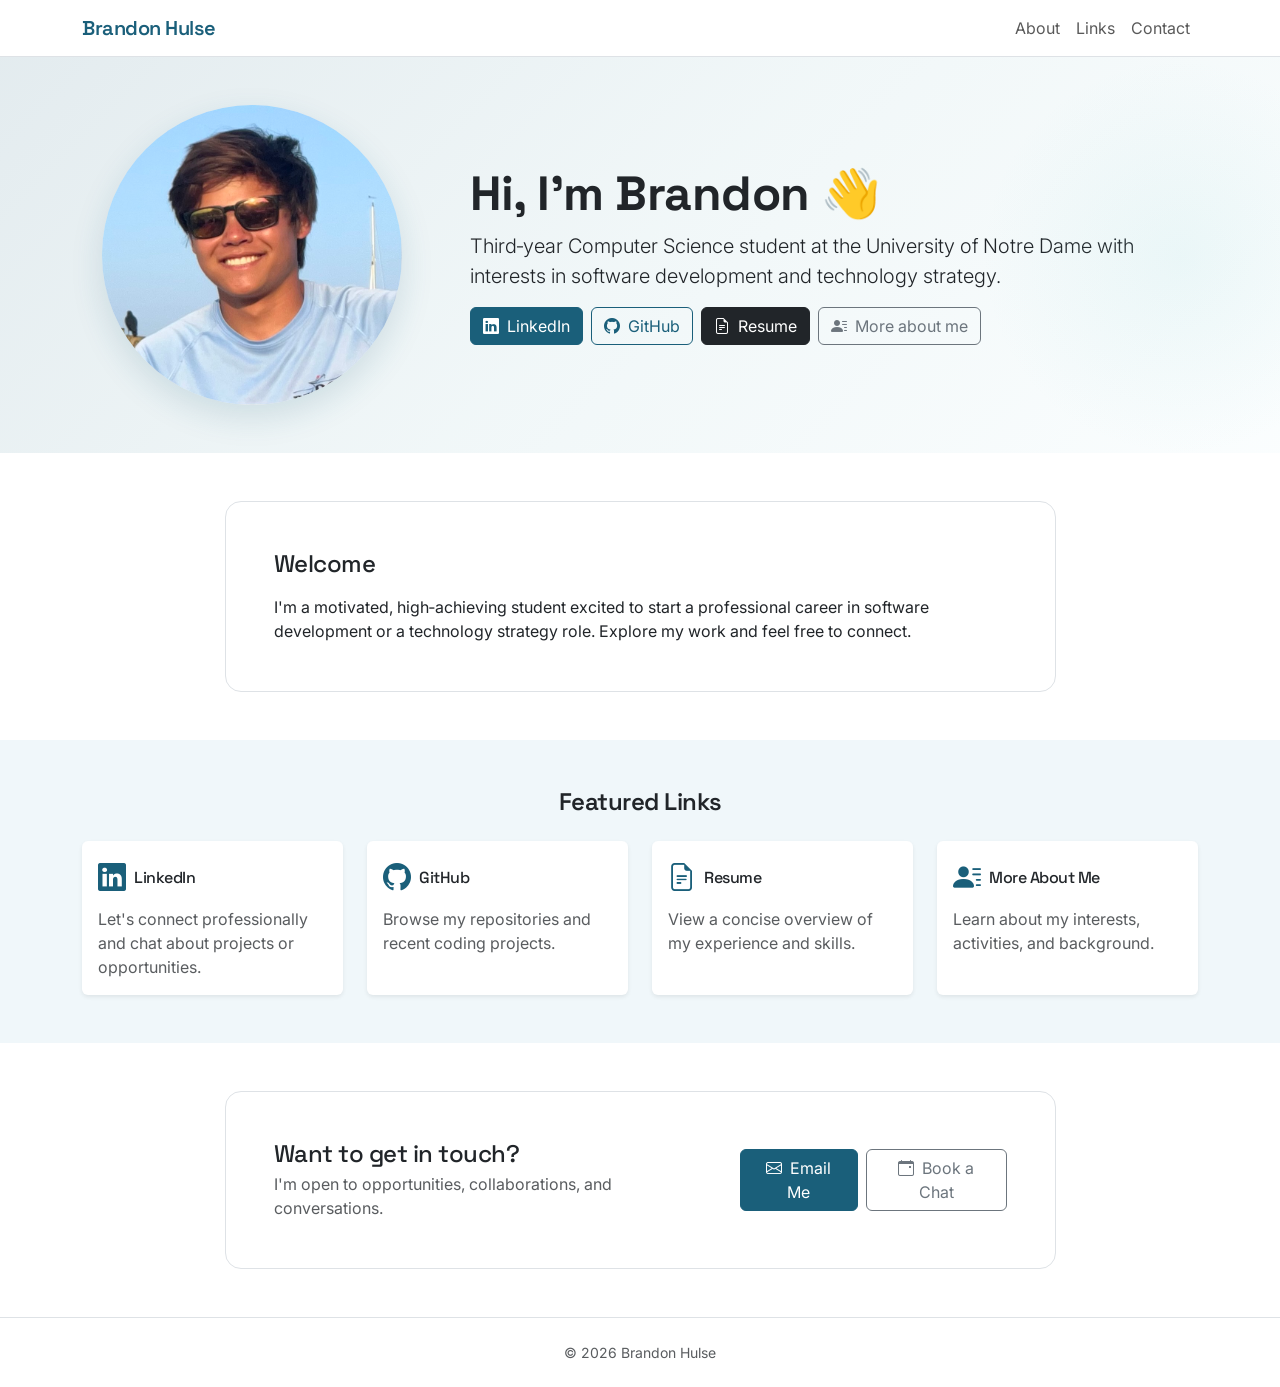
<file: index.html>
<!doctype html>
<html lang="en">
  <head>
    <meta charset="utf-8" />
    <meta name="viewport" content="width=device-width, initial-scale=1" />
    <title>Brandon Hulse</title>

    <link
      href="https://cdn.jsdelivr.net/npm/bootstrap@5.3.3/dist/css/bootstrap.min.css"
      rel="stylesheet"
      integrity="sha384-QWTKZyjpPEjISv5WaRU9OFeRpok6YctnYmDr5pNlyT2bRjXh0JMhjY6hW+ALEwIH"
      crossorigin="anonymous"
    />
    <link
      rel="stylesheet"
      href="https://cdn.jsdelivr.net/npm/bootstrap-icons@1.11.3/font/bootstrap-icons.css"
    />
    <link rel="stylesheet" href="styles.css" />

    <style>
      .hero {
        background: linear-gradient(135deg, rgba(26, 95, 122, 0.12) 0%, rgba(74, 155, 168, 0.08) 50%, rgba(176, 228, 239, 0.06) 100%);
        position: relative;
        overflow: hidden;
      }

      .hero::before {
        content: '';
        position: absolute;
        top: 0;
        right: -100px;
        width: 400px;
        height: 400px;
        background: radial-gradient(circle, rgba(122, 204, 207, 0.1) 0%, transparent 70%);
        border-radius: 50%;
        pointer-events: none;
      }

      .link-card {
        transition: all 0.3s ease;
        border: 1px solid rgba(26, 95, 122, 0.1);
      }

      .link-card:hover {
        transform: translateY(-6px);
        box-shadow: 0 1rem 2rem rgba(26, 95, 122, 0.15);
        border-color: var(--accent);
        background: linear-gradient(135deg, rgba(74, 155, 168, 0.03) 0%, rgba(176, 228, 239, 0.03) 100%);
      }

      .link-card i {
        transition: color 0.3s ease;
      }

      .link-card:hover i {
        color: var(--accent) !important;
      }

      section {
        transition: background-color 0.3s ease;
      }

      #links {
        background-color: var(--bg-soft);
      }
    </style>
  </head>
  <body class="bg-white">
    <!-- Navbar -->
    <nav class="navbar navbar-expand-lg bg-white border-bottom sticky-top">
      <div class="container">
        <a class="navbar-brand fw-semibold" href="#">Brandon Hulse</a>
        <button class="navbar-toggler" type="button" data-bs-toggle="collapse" data-bs-target="#nav" aria-controls="nav" aria-expanded="false" aria-label="Toggle navigation">
          <span class="navbar-toggler-icon"></span>
        </button>
        <div class="collapse navbar-collapse" id="nav">
          <ul class="navbar-nav ms-auto">
            <li class="nav-item"><a class="nav-link" href="#about">About</a></li>
            <li class="nav-item"><a class="nav-link" href="#links">Links</a></li>
            <li class="nav-item"><a class="nav-link" href="#contact">Contact</a></li>
          </ul>
        </div>
      </div>
    </nav>

    <header class="hero py-5 py-lg-6">
      <div class="container">
        <div class="row align-items-center g-4 g-lg-5">
          <div class="col-12 col-md-4 text-center">
            <img
              src="images/brandon-portrait.jpeg"
              class="img-fluid rounded-circle avatar-shadow"
              alt="Portrait of Brandon Hulse"
              width="300"
              height="300"
              loading="lazy"
            />
          </div>
          <div class="col-12 col-md-8 text-center text-md-start">
            <h1 class="display-5 fw-bold mb-2">Hi, I'm Brandon 👋</h1>
            <p class="lead mb-3" id="about">
              Third‑year Computer Science student at the University of Notre Dame with interests in software development and technology strategy.
            </p>
            <div class="d-flex gap-2 justify-content-center justify-content-md-start flex-wrap">
              <a class="btn btn-primary" href="https://www.linkedin.com/in/brandon-hulse/" target="_blank" rel="noopener">
                <i class="bi bi-linkedin me-1"></i> LinkedIn
              </a>
              <a class="btn btn-outline-primary" href="https://github.com/bhulse72" target="_blank" rel="noopener">
                <i class="bi bi-github me-1"></i> GitHub
              </a>
              <a class="btn btn-dark" href="/resume-page/index.html">
                <i class="bi bi-file-earmark-text me-1"></i> Resume
              </a>
              <a class="btn btn-outline-secondary" href="more-about-me/index.html">
                <i class="bi bi-person-lines-fill me-1"></i> More about me
              </a>
            </div>
          </div>
        </div>
      </div>
    </header>

    <section class="py-5">
      <div class="container">
        <div class="row justify-content-center">
          <div class="col-lg-10 col-xl-9">
            <div class="p-4 p-md-5 bg-white border rounded-4">
              <h2 class="h4 mb-3">Welcome</h2>
              <p class="mb-0">
                I'm a motivated, high‑achieving student excited to start a professional career in software development or a technology strategy role. Explore my work and feel free to connect.
              </p>
            </div>
          </div>
        </div>
      </div>
    </section>

    <section id="links" class="py-4 py-md-5">
      <div class="container">
        <h2 class="h4 fw-semibold mb-4 text-center">Featured Links</h2>
        <div class="row g-4">
          <div class="col-12 col-md-6 col-lg-3">
            <a href="https://www.linkedin.com/in/brandon-hulse/" target="_blank" rel="noopener" class="text-decoration-none">
              <div class="card h-100 border-0 shadow-sm link-card">
                <div class="card-body">
                  <div class="d-flex align-items-center mb-2">
                    <i class="bi bi-linkedin fs-3 me-2" style="color: var(--brand);"></i>
                    <h3 class="h6 mb-0">LinkedIn</h3>
                  </div>
                  <p class="text-body-secondary mb-0">Let's connect professionally and chat about projects or opportunities.</p>
                </div>
              </div>
            </a>
          </div>

          <div class="col-12 col-md-6 col-lg-3">
            <a href="https://github.com/bhulse72" target="_blank" rel="noopener" class="text-decoration-none">
              <div class="card h-100 border-0 shadow-sm link-card">
                <div class="card-body">
                  <div class="d-flex align-items-center mb-2">
                    <i class="bi bi-github fs-3 me-2" style="color: var(--brand);"></i>
                    <h3 class="h6 mb-0">GitHub</h3>
                  </div>
                  <p class="text-body-secondary mb-0">Browse my repositories and recent coding projects.</p>
                </div>
              </div>
            </a>
          </div>

          <div class="col-12 col-md-6 col-lg-3">
            <a href="/resume-page/index.html" class="text-decoration-none">
              <div class="card h-100 border-0 shadow-sm link-card">
                <div class="card-body">
                  <div class="d-flex align-items-center mb-2">
                    <i class="bi bi-file-earmark-text fs-3 me-2" style="color: var(--brand);"></i>
                    <h3 class="h6 mb-0">Resume</h3>
                  </div>
                  <p class="text-body-secondary mb-0">View a concise overview of my experience and skills.</p>
                </div>
              </div>
            </a>
          </div>

          <div class="col-12 col-md-6 col-lg-3">
            <a href="more-about-me/index.html" class="text-decoration-none">
              <div class="card h-100 border-0 shadow-sm link-card">
                <div class="card-body">
                  <div class="d-flex align-items-center mb-2">
                    <i class="bi bi-person-lines-fill fs-3 me-2" style="color: var(--brand);"></i>
                    <h3 class="h6 mb-0">More About Me</h3>
                  </div>
                  <p class="text-body-secondary mb-0">Learn about my interests, activities, and background.</p>
                </div>
              </div>
            </a>
          </div>
        </div>
      </div>
    </section>

    <!-- Contact/CTA -->
    <section id="contact" class="py-5">
      <div class="container">
        <div class="row justify-content-center">
          <div class="col-lg-10 col-xl-9">
            <div class="p-4 p-md-5 bg-white border rounded-4">
              <div class="d-flex flex-column flex-md-row align-items-md-center justify-content-between gap-3">
                <div>
                  <h2 class="h4 mb-1">Want to get in touch?</h2>
                  <p class="mb-0 text-body-secondary">I'm open to opportunities, collaborations, and conversations.</p>
                </div>
                <div class="d-flex gap-2">
                  <a class="btn btn-primary" href="mailto:bhulse72@gmail.com">
                    <i class="bi bi-envelope me-1"></i> Email Me
                  </a>
                  <a class="btn btn-outline-secondary" href="https://cal.com/" target="_blank" rel="noopener">
                    <i class="bi bi-calendar-event me-1"></i> Book a Chat
                  </a>
                </div>
              </div>
            </div>
          </div>
        </div>
      </div>
    </section>

    <footer class="py-4 border-top bg-white">
      <div class="container small text-center text-body-secondary">
        <span>© <span id="year"></span> Brandon Hulse</span>
      </div>
    </footer>

    <script
      src="https://cdn.jsdelivr.net/npm/bootstrap@5.3.3/dist/js/bootstrap.bundle.min.js"
      integrity="sha384-YvpcrYf0tY3lHB60NNkmXc5s9fDVZLESaAA55NDzOxhy9GkcIdslK1eN7N6jIeHz"
      crossorigin="anonymous"
    ></script>
    <script>
      document.getElementById('year').textContent = new Date().getFullYear();
    </script>
  </body>
</html>
</file>
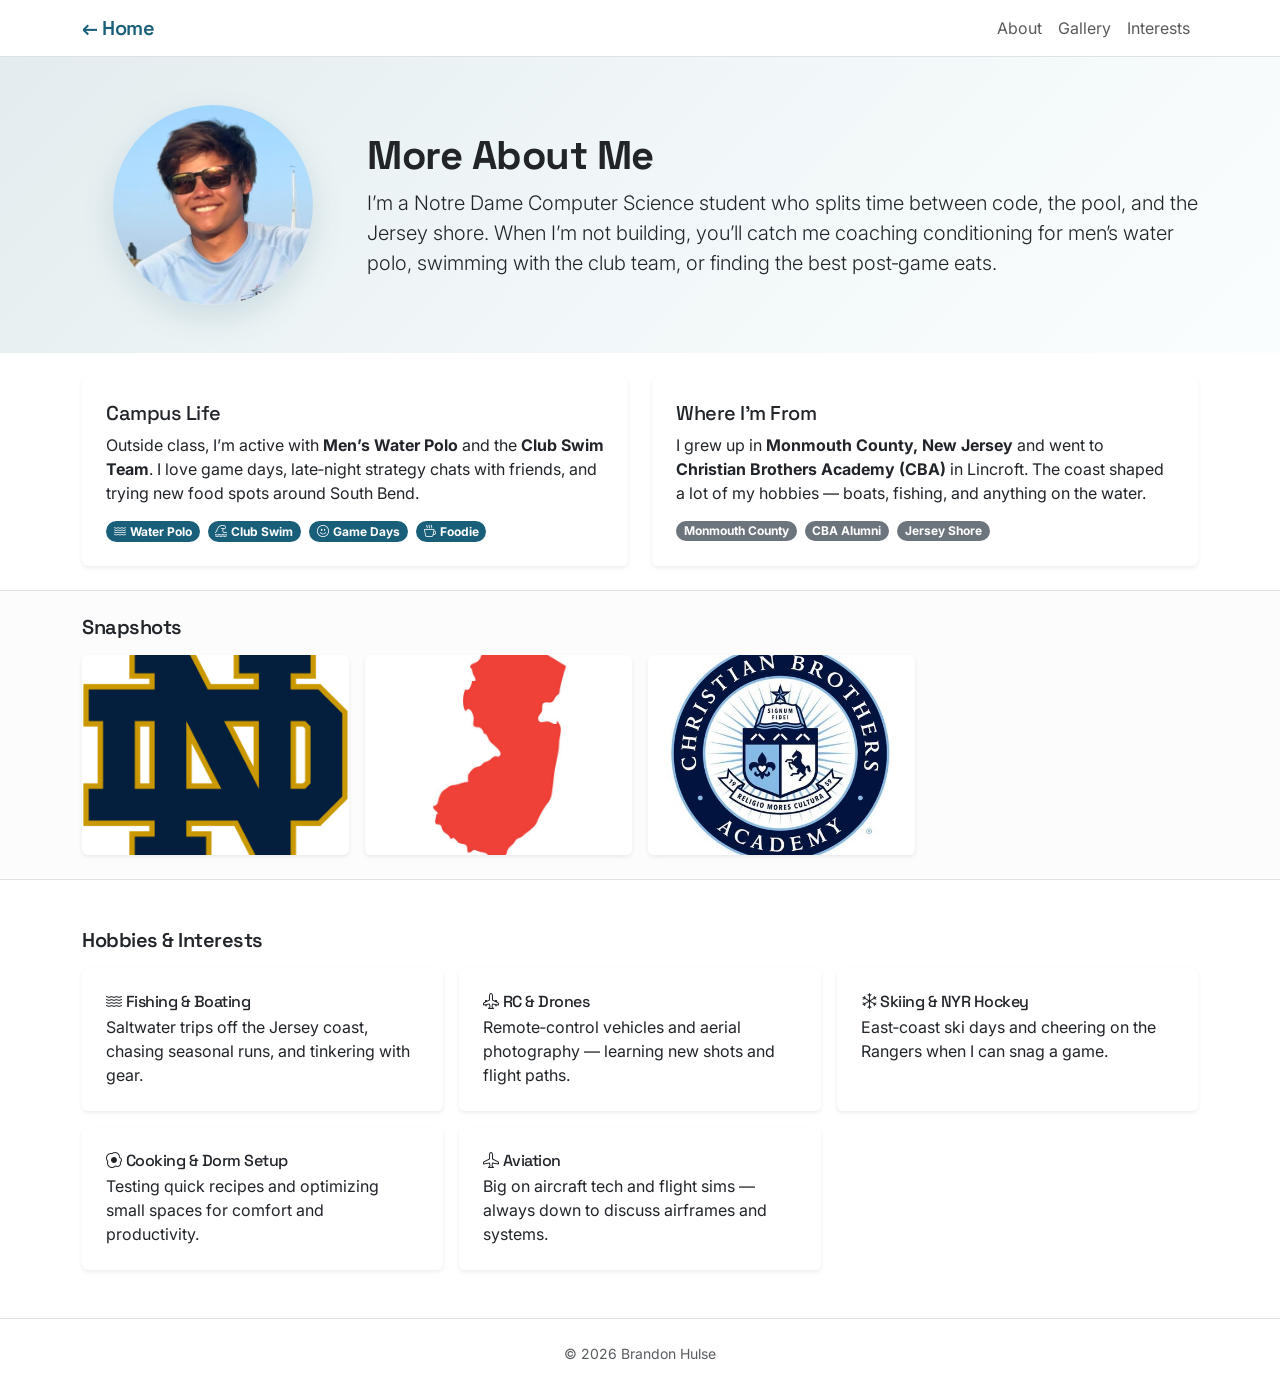
<file: more-about-me/index.html>
<!doctype html>
<html lang="en">
  <head>
    <meta charset="utf-8" />
    <meta name="viewport" content="width=device-width, initial-scale=1" />
    <title>More About Me — Brandon Hulse</title>

    <!-- Bootstrap CSS -->
    <link href="https://cdn.jsdelivr.net/npm/bootstrap@5.3.3/dist/css/bootstrap.min.css" rel="stylesheet" />
    <link rel="stylesheet" href="https://cdn.jsdelivr.net/npm/bootstrap-icons@1.11.3/font/bootstrap-icons.css" />
    <link rel="stylesheet" href="../styles.css" />

    <style>
      .hero {
        background: linear-gradient(135deg, rgba(26, 95, 122, 0.12) 0%, rgba(74, 155, 168, 0.08) 50%, rgba(176, 228, 239, 0.06) 100%);
      }
      .avatar { box-shadow: 0 0.75rem 2rem rgba(26, 95, 122, 0.15); }
      .chip { border-radius: 999px; }
      .gallery img { object-fit: cover; height: 160px; }
      @media (min-width: 992px) {
        .gallery img { height: 200px; }
      }
      #gallery {
        background-color: var(--bg-soft);
      }
    </style>
  </head>
  <body class="bg-white">
    <!-- Navbar -->
    <nav class="navbar navbar-expand-lg bg-white border-bottom sticky-top">
      <div class="container">
        <a class="navbar-brand fw-semibold" href="../index.html">← Home</a>
        <button class="navbar-toggler" type="button" data-bs-toggle="collapse" data-bs-target="#nav" aria-controls="nav" aria-expanded="false" aria-label="Toggle navigation">
          <span class="navbar-toggler-icon"></span>
        </button>
        <div class="collapse navbar-collapse" id="nav">
          <ul class="navbar-nav ms-auto">
            <li class="nav-item"><a class="nav-link" href="#about">About</a></li>
            <li class="nav-item"><a class="nav-link" href="#gallery">Gallery</a></li>
            <li class="nav-item"><a class="nav-link" href="#interests">Interests</a></li>
          </ul>
        </div>
      </div>
    </nav>

    <header class="hero py-5">
      <div class="container">
        <div class="row align-items-center g-4">
          <div class="col-12 col-md-3 text-center">
            <img src="/images/brandon-portrait.jpeg" alt="Portrait of Brandon Hulse" class="img-fluid rounded-circle avatar" width="200" height="200" loading="lazy" />
          </div>
          <div class="col-12 col-md-9">
            <h1 class="display-6 fw-bold mb-2">More About Me</h1>
            <p class="lead mb-0" id="about">
              I’m a Notre Dame Computer Science student who splits time between code, the pool, and the Jersey shore. When I’m not building, you’ll catch me coaching conditioning for men’s water polo, swimming with the club team, or finding the best post‑game eats.
            </p>
          </div>
        </div>
      </div>
    </header>

    <section class="py-4">
      <div class="container">
        <div class="row g-4">
          <div class="col-12 col-lg-6">
            <div class="card border-0 shadow-sm h-100">
              <div class="card-body p-4">
                <h2 class="h5">Campus Life</h2>
                <p class="mb-2">Outside class, I’m active with <strong>Men’s Water Polo</strong> and the <strong>Club Swim Team</strong>. I love game days, late‑night strategy chats with friends, and trying new food spots around South Bend.</p>
                <div class="d-flex flex-wrap gap-2 mt-3">
                  <span class="badge text-bg-primary chip"><i class="bi bi-water me-1"></i>Water Polo</span>
                  <span class="badge text-bg-primary chip"><i class="bi bi-tsunami me-1"></i>Club Swim</span>
                  <span class="badge text-bg-primary chip"><i class="bi bi-emoji-smile me-1"></i>Game Days</span>
                  <span class="badge text-bg-primary chip"><i class="bi bi-cup-hot me-1"></i>Foodie</span>
                </div>
              </div>
            </div>
          </div>
          <div class="col-12 col-lg-6">
            <div class="card border-0 shadow-sm h-100">
              <div class="card-body p-4">
                <h2 class="h5">Where I’m From</h2>
                <p class="mb-2">I grew up in <strong>Monmouth County, New Jersey</strong> and went to <strong>Christian Brothers Academy (CBA)</strong> in Lincroft. The coast shaped a lot of my hobbies — boats, fishing, and anything on the water.</p>
                <div class="d-flex flex-wrap gap-2 mt-3">
                  <span class="badge text-bg-secondary chip">Monmouth County</span>
                  <span class="badge text-bg-secondary chip">CBA Alumni</span>
                  <span class="badge text-bg-secondary chip">Jersey Shore</span>
                </div>
              </div>
            </div>
          </div>
        </div>
      </div>
    </section>

    <section id="gallery" class="py-4 bg-light-subtle border-top border-bottom">
      <div class="container">
        <h2 class="h5 fw-semibold mb-3">Snapshots</h2>
        <div class="row gallery g-3">
          <div class="col-6 col-md-4 col-lg-3">
            <div class="card border-0 shadow-sm overflow-hidden">
              <img src="/images/ND_logo.png" alt="Notre Dame logo" class="w-100" loading="lazy" />
            </div>
          </div>
          <div class="col-6 col-md-4 col-lg-3">
            <div class="card border-0 shadow-sm overflow-hidden">
              <img src="/images/nj.jpg" alt="New Jersey coastline" class="w-100" loading="lazy" />
            </div>
          </div>
          <div class="col-6 col-md-4 col-lg-3">
            <div class="card border-0 shadow-sm overflow-hidden">
              <img src="/images/CBA_logo.jpg" alt="Christian Brothers Academy logo" class="w-100" loading="lazy" />
            </div>
          </div>
        </div>
      </div>
    </section>

    <!-- Interests -->
    <section id="interests" class="py-5">
      <div class="container">
        <h2 class="h5 fw-semibold mb-3">Hobbies & Interests</h2>
        <div class="row g-3">
          <div class="col-12 col-md-6 col-lg-4">
            <div class="card border-0 shadow-sm h-100">
              <div class="card-body p-4">
                <h3 class="h6 mb-1"><i class="bi bi-water me-1"></i>Fishing & Boating</h3>
                <p class="mb-0">Saltwater trips off the Jersey coast, chasing seasonal runs, and tinkering with gear.</p>
              </div>
            </div>
          </div>
          <div class="col-12 col-md-6 col-lg-4">
            <div class="card border-0 shadow-sm h-100">
              <div class="card-body p-4">
                <h3 class="h6 mb-1"><i class="bi bi-airplane-engines me-1"></i>RC & Drones</h3>
                <p class="mb-0">Remote‑control vehicles and aerial photography — learning new shots and flight paths.</p>
              </div>
            </div>
          </div>
          <div class="col-12 col-md-6 col-lg-4">
            <div class="card border-0 shadow-sm h-100">
              <div class="card-body p-4">
                <h3 class="h6 mb-1"><i class="bi bi-snow me-1"></i>Skiing & NYR Hockey</h3>
                <p class="mb-0">East‑coast ski days and cheering on the Rangers when I can snag a game.</p>
              </div>
            </div>
          </div>
          <div class="col-12 col-md-6 col-lg-4">
            <div class="card border-0 shadow-sm h-100">
              <div class="card-body p-4">
                <h3 class="h6 mb-1"><i class="bi bi-egg-fried me-1"></i>Cooking & Dorm Setup</h3>
                <p class="mb-0">Testing quick recipes and optimizing small spaces for comfort and productivity.</p>
              </div>
            </div>
          </div>
          <div class="col-12 col-md-6 col-lg-4">
            <div class="card border-0 shadow-sm h-100">
              <div class="card-body p-4">
                <h3 class="h6 mb-1"><i class="bi bi-airplane me-1"></i>Aviation</h3>
                <p class="mb-0">Big on aircraft tech and flight sims — always down to discuss airframes and systems.</p>
              </div>
            </div>
          </div>
        </div>
      </div>
    </section>

    <footer class="py-4 border-top bg-white">
      <div class="container small text-center text-body-secondary">
        <span>© <span id="year"></span> Brandon Hulse</span>
      </div>
    </footer>

    <script src="https://cdn.jsdelivr.net/npm/bootstrap@5.3.3/dist/js/bootstrap.bundle.min.js"></script>
    <script>document.getElementById('year').textContent = new Date().getFullYear();</script>
  </body>
</html>
</file>
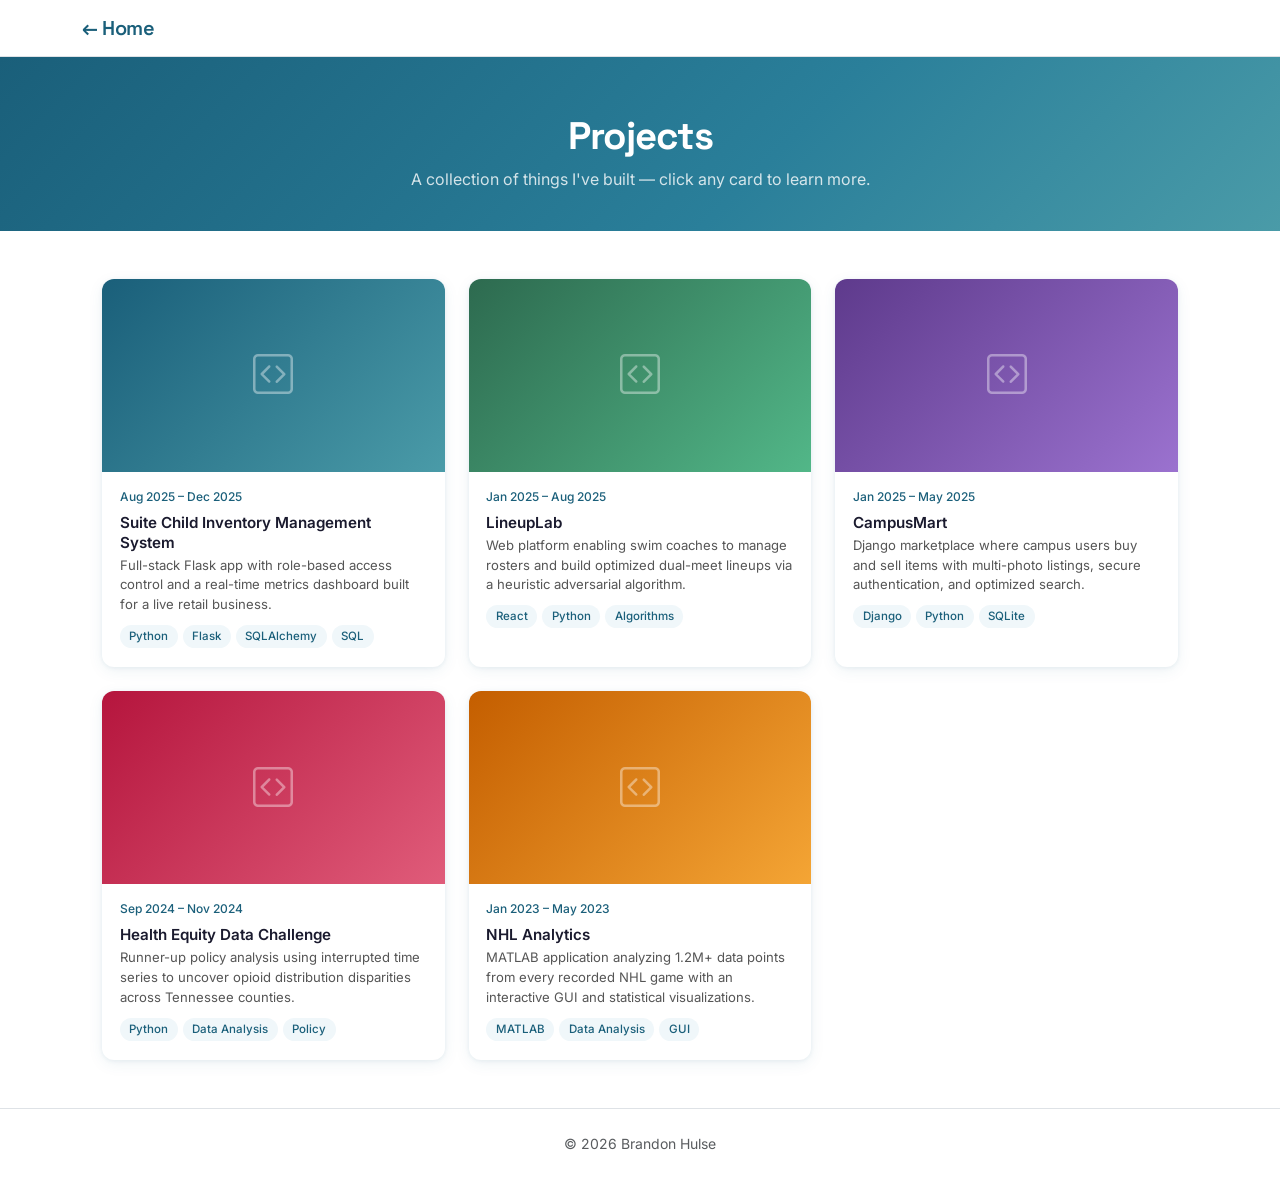
<file: projects-page/index.html>
<!doctype html>
<html lang="en">
  <head>
    <meta charset="utf-8" />
    <meta name="viewport" content="width=device-width, initial-scale=1" />
    <title>Brandon Hulse — Projects</title>
    <link href="https://cdn.jsdelivr.net/npm/bootstrap@5.3.3/dist/css/bootstrap.min.css" rel="stylesheet" />
    <link rel="stylesheet" href="https://cdn.jsdelivr.net/npm/bootstrap-icons@1.11.3/font/bootstrap-icons.css" />
    <link rel="stylesheet" href="../styles.css" />
    <style>
      header.page-hero {
        background: linear-gradient(135deg, var(--brand) 0%, #2a7f9a 60%, var(--accent) 100%);
        color: #fff;
        padding: 3.5rem 0 2.5rem;
        text-align: center;
      }
      header.page-hero h1 { color: #fff; font-size: 2.4rem; letter-spacing: -1px; }
      header.page-hero p { color: rgba(255,255,255,0.8); }

      /* Card grid */
      .project-card {
        display: block;
        border-radius: 0.75rem;
        overflow: hidden;
        background: #fff;
        box-shadow: 0 1px 4px rgba(26,95,122,0.08), 0 4px 16px rgba(26,95,122,0.07);
        transition: transform 0.2s ease, box-shadow 0.2s ease;
        text-decoration: none;
        color: inherit;
        height: 100%;
      }
      .project-card:hover {
        transform: translateY(-4px);
        box-shadow: 0 6px 24px rgba(26,95,122,0.15), 0 2px 8px rgba(26,95,122,0.1);
        color: inherit;
      }

      /* Thumbnail */
      .project-thumb {
        aspect-ratio: 16 / 9;
        width: 100%;
        position: relative;
        overflow: hidden;
        display: flex;
        align-items: center;
        justify-content: center;
      }
      .project-thumb img {
        width: 100%;
        height: 100%;
        object-fit: cover;
        position: absolute;
        inset: 0;
      }
      .project-thumb-icon {
        font-size: 2.5rem;
        color: rgba(255,255,255,0.4);
      }

      /* Card body */
      .project-info { padding: 1rem 1.1rem 1.2rem; }
      .project-title {
        font-size: 0.95rem;
        font-weight: 600;
        color: #1a1a2e;
        margin-bottom: 0.2rem;
        line-height: 1.3;
      }
      .project-date {
        font-size: 0.75rem;
        color: var(--brand);
        font-weight: 500;
        margin-bottom: 0.45rem;
      }
      .project-desc {
        font-size: 0.82rem;
        color: #555;
        line-height: 1.5;
        margin-bottom: 0.65rem;
      }
      .project-tags { display: flex; flex-wrap: wrap; gap: 0.3rem; }
      .project-tag {
        font-size: 0.72rem;
        font-weight: 500;
        padding: 0.18rem 0.6rem;
        border-radius: 99px;
        background: var(--bg-soft);
        color: var(--brand);
      }
    </style>
  </head>
  <body class="bg-white">

    <!-- Navbar -->
    <nav class="navbar navbar-expand-lg bg-white border-bottom sticky-top">
      <div class="container">
        <a class="navbar-brand fw-semibold" href="../index.html">← Home</a>
      </div>
    </nav>

    <!-- Hero -->
    <header class="page-hero">
      <div class="container">
        <h1 class="fw-bold mb-2">Projects</h1>
        <p class="mb-0">A collection of things I've built — click any card to learn more.</p>
      </div>
    </header>

    <!-- Grid (rendered by JS) -->
    <section class="py-5">
      <div class="container" style="max-width:1100px;">
        <div class="row g-4" id="cards-container"></div>
      </div>
    </section>

    <footer class="py-4 border-top bg-white text-center small text-body-secondary">
      <span>© <span id="year"></span> Brandon Hulse</span>
    </footer>

    <script src="https://cdn.jsdelivr.net/npm/bootstrap@5.3.3/dist/js/bootstrap.bundle.min.js"></script>
    <script src="projects.js"></script>
    <script>
      document.getElementById('year').textContent = new Date().getFullYear();

      const container = document.getElementById('cards-container');

      PROJECTS.forEach(project => {
        const thumbContent = project.thumbnail
          ? `<img src="${project.thumbnail}" alt="${project.title}">`
          : `<i class="bi bi-code-square project-thumb-icon"></i>`;

        const tags = project.tags
          .map(t => `<span class="project-tag">${t}</span>`)
          .join('');

        const col = document.createElement('div');
        col.className = 'col-12 col-sm-6 col-lg-4';
        col.innerHTML = `
          <a href="${project.slug}/" class="project-card">
            <div class="project-thumb" style="background: ${project.gradient}">
              ${thumbContent}
            </div>
            <div class="project-info">
              <p class="project-date">${project.date}</p>
              <p class="project-title">${project.title}</p>
              <p class="project-desc">${project.description}</p>
              <div class="project-tags">${tags}</div>
            </div>
          </a>`;
        container.appendChild(col);
      });
    </script>
  </body>
</html>
</file>
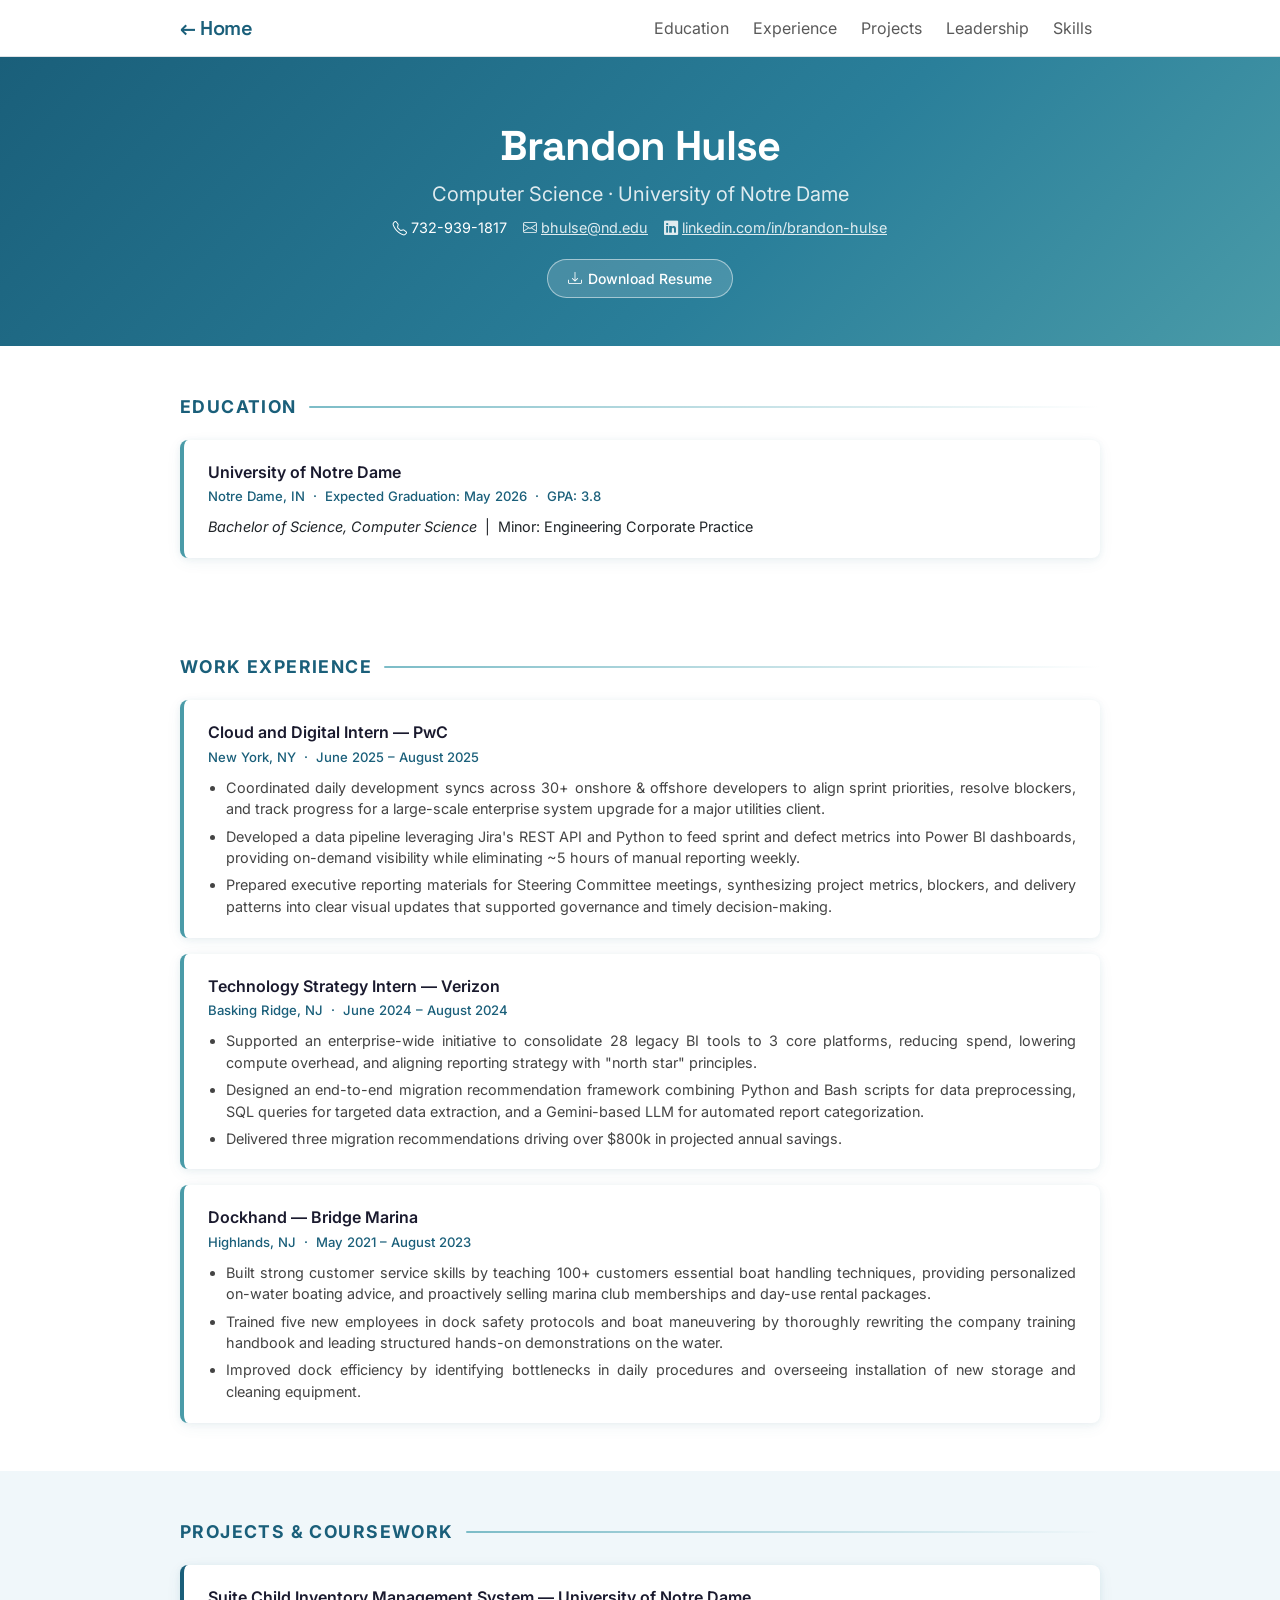
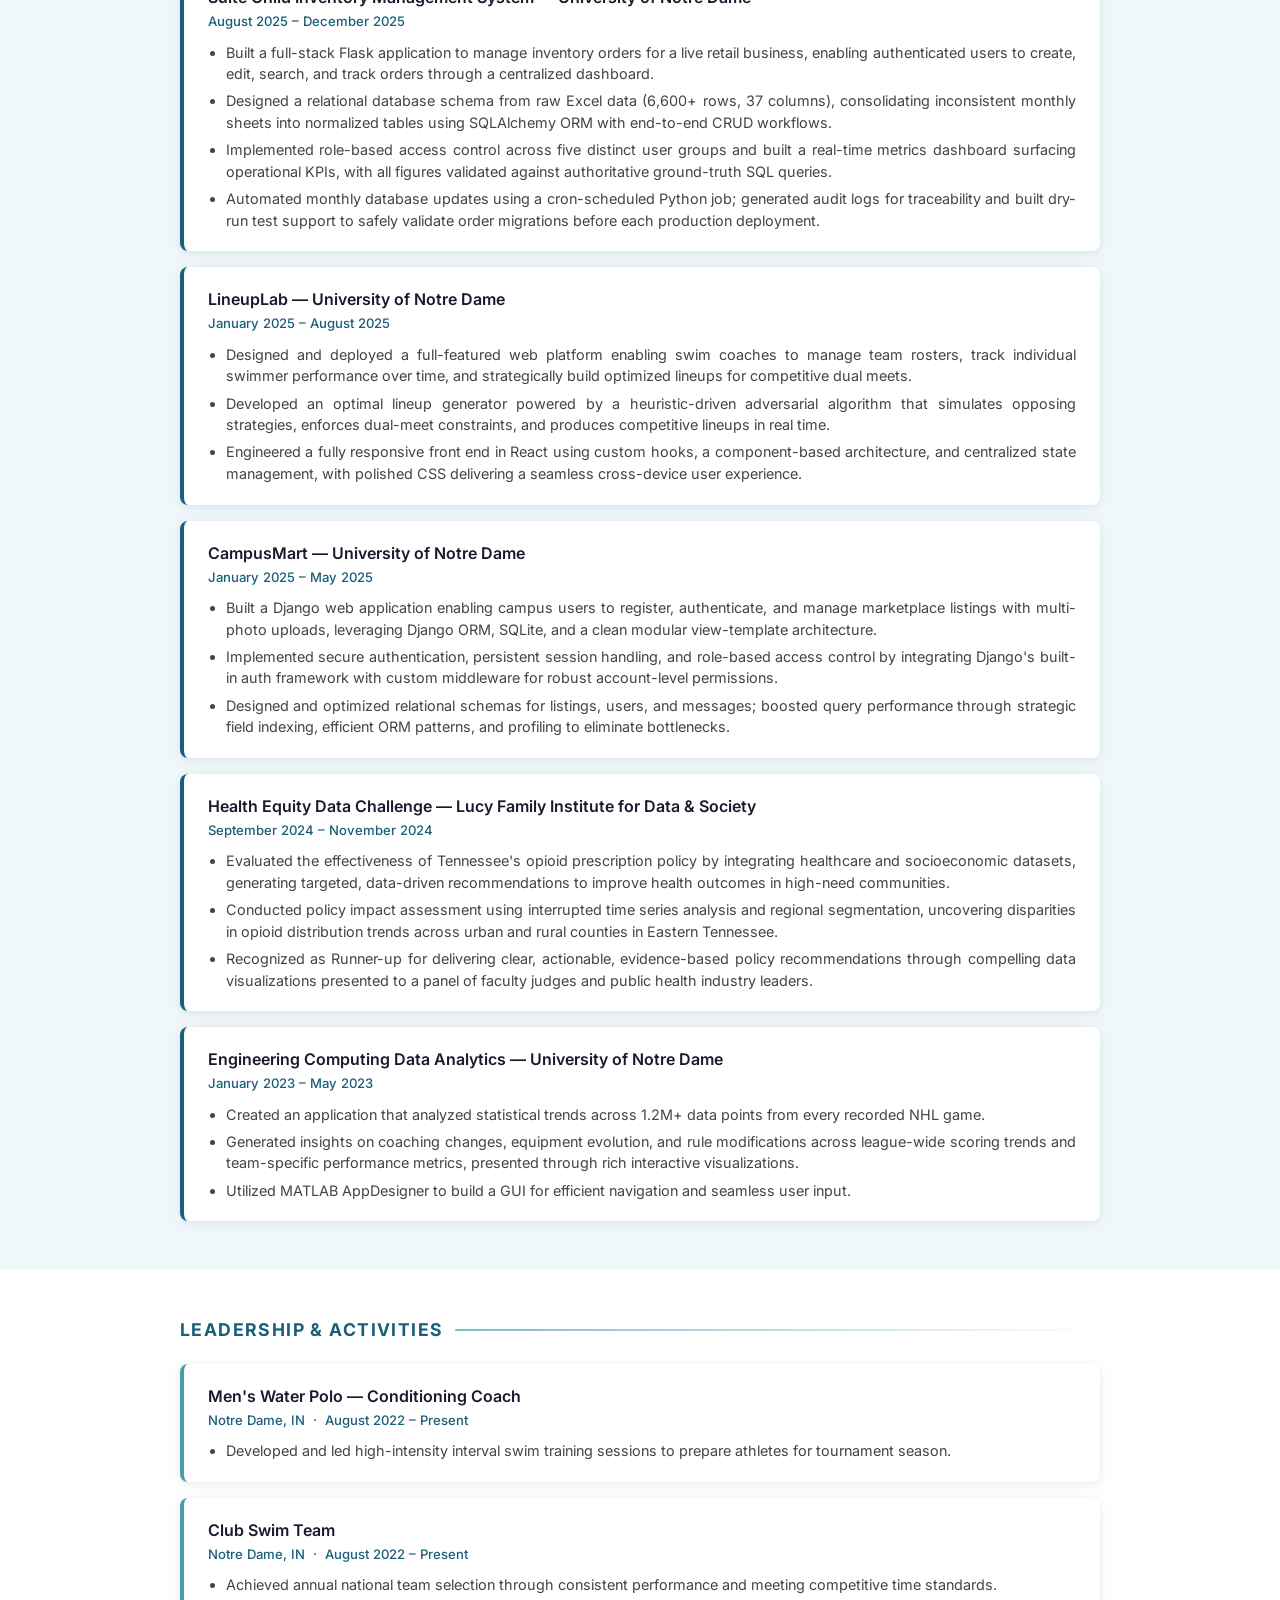
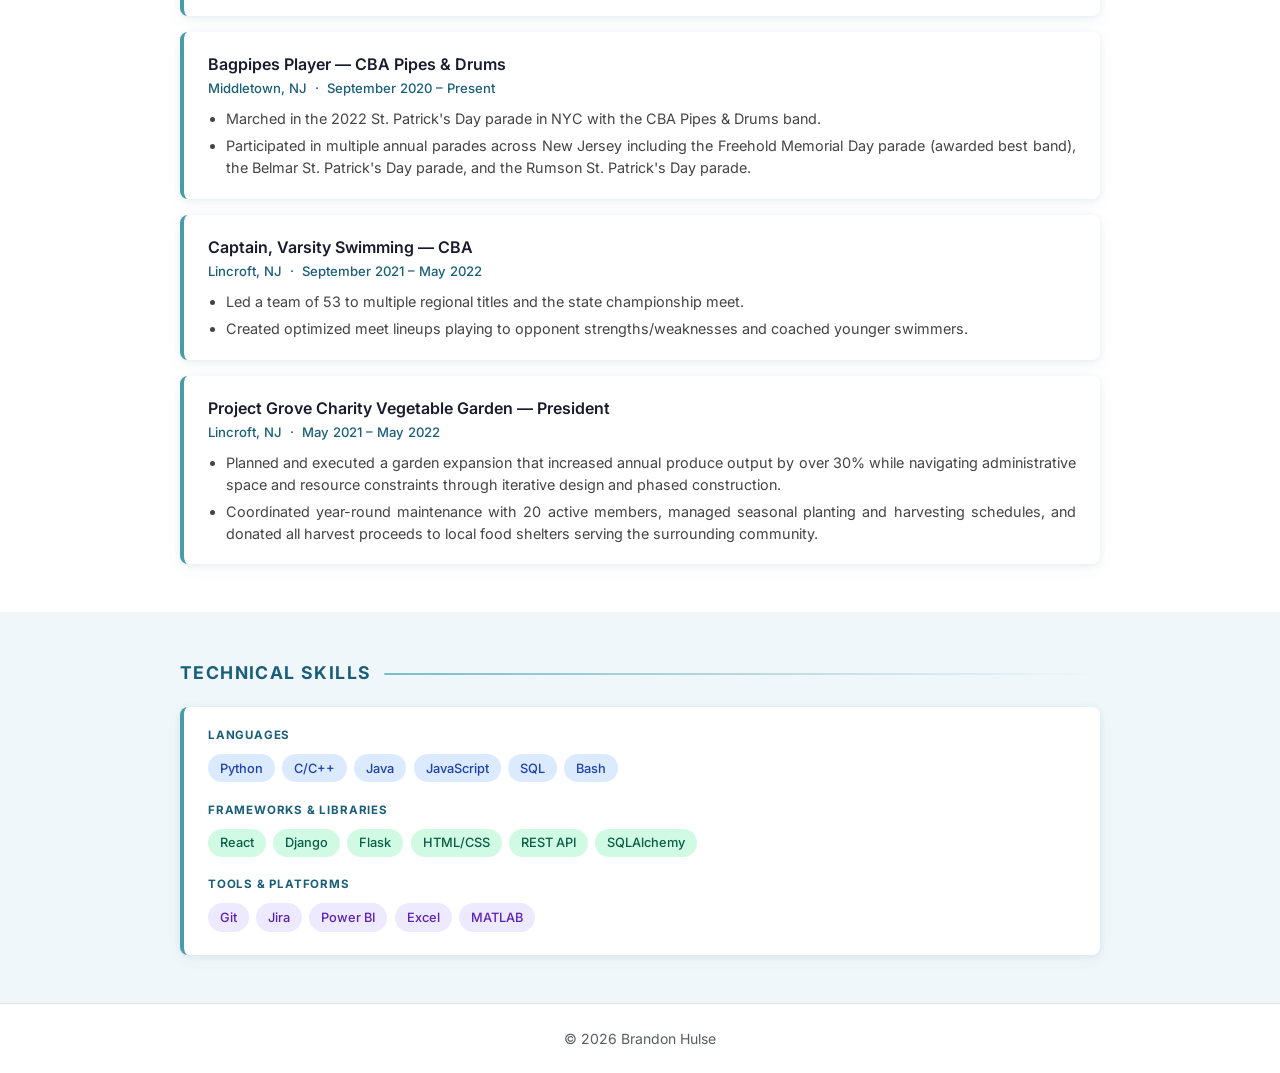
<file: resume-page/index.html>
<!doctype html>
<html lang="en">
  <head>
    <meta charset="utf-8" />
    <meta name="viewport" content="width=device-width, initial-scale=1" />
    <title>Brandon Hulse — Resume</title>
    <link href="https://cdn.jsdelivr.net/npm/bootstrap@5.3.3/dist/css/bootstrap.min.css" rel="stylesheet" />
    <link rel="stylesheet" href="https://cdn.jsdelivr.net/npm/bootstrap-icons@1.11.3/font/bootstrap-icons.css" />
    <link rel="stylesheet" href="../styles.css" />
    <style>
      /* Hero */
      header.page-hero {
        background: linear-gradient(135deg, var(--brand) 0%, #2a7f9a 60%, var(--accent) 100%);
        color: #fff;
        padding: 4rem 0 3rem;
      }
      header.page-hero h1 { color: #fff; font-size: 2.6rem; letter-spacing: -1px; }
      header.page-hero p, header.page-hero a { color: rgba(255,255,255,0.85); }
      header.page-hero a:hover { color: #fff; }

      /* Section alternation */
      #education, #experience, #leadership { background: #fff; }
      #projects, #skills { background-color: var(--bg-soft); }

      /* Section headings */
      .section-heading {
        font-size: 1.1rem;
        font-weight: 700;
        text-transform: uppercase;
        letter-spacing: 0.08em;
        color: var(--brand);
        display: flex;
        align-items: center;
        gap: 0.75rem;
        margin-bottom: 1.25rem;
      }
      .section-heading::after {
        content: '';
        flex: 1;
        height: 2px;
        background: linear-gradient(to right, var(--accent-light), transparent);
        border-radius: 1px;
      }

      /* Cards */
      .resume-card {
        border-left: 4px solid var(--accent) !important;
        border-top: 0 !important;
        border-right: 0 !important;
        border-bottom: 0 !important;
        border-radius: 0.5rem;
        background: #fff;
        box-shadow: 0 1px 6px rgba(26,95,122,0.07), 0 4px 16px rgba(26,95,122,0.06);
        padding: 1.25rem 1.5rem;
        transition: box-shadow 0.2s ease, transform 0.2s ease;
      }
      .resume-card:hover {
        box-shadow: 0 4px 16px rgba(26,95,122,0.13), 0 8px 32px rgba(26,95,122,0.09);
        transform: translateY(-2px);
      }
      #projects .resume-card { border-left-color: var(--brand) !important; }

      .resume-card .card-title { font-size: 1rem; font-weight: 600; color: #1a1a2e; margin-bottom: 0.2rem; }
      .resume-card .meta { font-size: 0.82rem; color: var(--brand); font-weight: 500; margin-bottom: 0.6rem; }
      .resume-card ul { padding-left: 1.1rem; margin-bottom: 0; font-size: 0.9rem; color: #444; }
      .resume-card ul li { margin-bottom: 0.35rem; line-height: 1.5; text-align: justify; }
      .resume-card ul li:last-child { margin-bottom: 0; }

      /* Skills */
      .skill-group { margin-bottom: 1rem; }
      .skill-group:last-child { margin-bottom: 0; }
      .skill-label {
        font-size: 0.72rem;
        font-weight: 700;
        text-transform: uppercase;
        letter-spacing: 0.07em;
        color: var(--brand);
        margin-bottom: 0.4rem;
      }
      .skill-badge {
        display: inline-block;
        padding: 0.3rem 0.75rem;
        border-radius: 99px;
        font-size: 0.8rem;
        font-weight: 500;
        margin: 0.2rem 0.2rem 0.2rem 0;
      }
      .skill-lang  { background: #dbeafe; color: #1e40af; }
      .skill-frame { background: #d1fae5; color: #065f46; }
      .skill-tool  { background: #ede9fe; color: #5b21b6; }

      /* Gutter & fixed width for consistent line breaks */
      .container { --bs-gutter-x: 2.5rem; max-width: 960px !important; }

      /* Download dropdown */
      .btn-download-toggle {
        display: inline-flex;
        align-items: center;
        gap: 0.4rem;
        margin-top: 1.25rem;
        padding: 0.5rem 1.25rem;
        border-radius: 99px;
        background: rgba(255,255,255,0.15);
        color: #fff !important;
        border: 1.5px solid rgba(255,255,255,0.5);
        font-size: 0.875rem;
        font-weight: 500;
        text-decoration: none;
        transition: background 0.2s ease, border-color 0.2s ease;
        cursor: pointer;
      }
      .btn-download-toggle:hover, .btn-download-toggle:focus {
        background: rgba(255,255,255,0.25);
        border-color: #fff;
        color: #fff !important;
        box-shadow: none;
        outline: none;
      }
      .btn-download-toggle::after { display: none; }
      .download-menu {
        border-radius: 0.5rem;
        border: 1px solid rgba(26,95,122,0.15);
        box-shadow: 0 4px 16px rgba(26,95,122,0.12);
        min-width: 200px;
        padding: 0.25rem 0;
      }
      .download-menu .dropdown-item {
        font-size: 0.875rem;
        padding: 0.5rem 1rem;
        display: flex;
        align-items: center;
        gap: 0.5rem;
        color: #1a1a2e;
      }
      .download-menu .dropdown-item:hover { background: var(--bg-soft); }
    </style>
  </head>
  <body class="bg-white">
    <!-- Navbar -->
    <nav class="navbar navbar-expand-lg bg-white border-bottom sticky-top">
      <div class="container">
        <a class="navbar-brand fw-semibold" href="../index.html">← Home</a>
        <div class="collapse navbar-collapse" id="nav">
          <ul class="navbar-nav ms-auto align-items-lg-center gap-lg-2">
            <li class="nav-item"><a class="nav-link" href="#education">Education</a></li>
            <li class="nav-item"><a class="nav-link" href="#experience">Experience</a></li>
            <li class="nav-item"><a class="nav-link" href="#projects">Projects</a></li>
            <li class="nav-item"><a class="nav-link" href="#leadership">Leadership</a></li>
            <li class="nav-item"><a class="nav-link" href="#skills">Skills</a></li>
          </ul>
        </div>
      </div>
    </nav>

    <!-- Header -->
    <header class="text-center page-hero">
      <div class="container">
        <h1 class="fw-bold mb-2">Brandon Hulse</h1>
        <p class="mb-2 fs-5">Computer Science · University of Notre Dame</p>
        <div class="d-flex flex-wrap justify-content-center gap-3" style="font-size:0.9rem;">
          <span><i class="bi bi-telephone me-1"></i>732-939-1817</span>
          <a href="mailto:bhulse@nd.edu"><i class="bi bi-envelope me-1"></i>bhulse@nd.edu</a>
          <a href="https://www.linkedin.com/in/brandon-hulse" target="_blank"><i class="bi bi-linkedin me-1"></i>linkedin.com/in/brandon-hulse</a>
        </div>
        <div class="dropdown">
          <button class="btn-download-toggle dropdown-toggle" data-bs-toggle="dropdown" aria-expanded="false">
            <i class="bi bi-download"></i> Download Resume
          </button>
          <ul class="dropdown-menu download-menu">
            <li>
              <a class="dropdown-item" href="brandon-hulse-resume.pdf" download>
                <i class="bi bi-briefcase text-primary"></i> Consulting / TPM
              </a>
            </li>
            <li>
              <a class="dropdown-item" href="brandon-hulse-resume-technical.pdf" download>
                <i class="bi bi-code-slash text-primary"></i> Technical / SWE
              </a>
            </li>
          </ul>
        </div>
      </div>
    </header>

    <!-- Education -->
    <section id="education" class="py-5">
      <div class="container">
        <div class="section-heading">Education</div>
        <div class="resume-card">
          <p class="card-title">University of Notre Dame</p>
          <p class="meta">Notre Dame, IN &nbsp;·&nbsp; Expected Graduation: May 2026 &nbsp;·&nbsp; GPA: 3.8</p>
          <p class="mb-0" style="font-size:0.9rem;"><em>Bachelor of Science, Computer Science</em> &nbsp;|&nbsp; Minor: Engineering Corporate Practice</p>
        </div>
      </div>
    </section>

    <!-- Experience -->
    <section id="experience" class="py-5">
      <div class="container">
        <div class="section-heading">Work Experience</div>
        <div class="resume-card mb-3">
          <p class="card-title">Cloud and Digital Intern — PwC</p>
          <p class="meta">New York, NY &nbsp;·&nbsp; June 2025 – August 2025</p>
          <ul>
            <li>Coordinated daily development syncs across 30+ onshore &amp; offshore developers to align sprint priorities, resolve blockers, and track progress for a large-scale enterprise system upgrade for a major utilities client.</li>
            <li>Developed a data pipeline leveraging Jira's REST API and Python to feed sprint and defect metrics into Power BI dashboards, providing on-demand visibility while eliminating ~5 hours of manual reporting weekly.</li>
            <li>Prepared executive reporting materials for Steering Committee meetings, synthesizing project metrics, blockers, and delivery patterns into clear visual updates that supported governance and timely decision-making.</li>
          </ul>
        </div>
        <div class="resume-card mb-3">
          <p class="card-title">Technology Strategy Intern — Verizon</p>
          <p class="meta">Basking Ridge, NJ &nbsp;·&nbsp; June 2024 – August 2024</p>
          <ul>
            <li>Supported an enterprise-wide initiative to consolidate 28 legacy BI tools to 3 core platforms, reducing spend, lowering compute overhead, and aligning reporting strategy with "north star" principles.</li>
            <li>Designed an end-to-end migration recommendation framework combining Python and Bash scripts for data preprocessing, SQL queries for targeted data extraction, and a Gemini-based LLM for automated report categorization.</li>
            <li>Delivered three migration recommendations driving over $800k in projected annual savings.</li>
          </ul>
        </div>
        <div class="resume-card">
          <p class="card-title">Dockhand — Bridge Marina</p>
          <p class="meta">Highlands, NJ &nbsp;·&nbsp; May 2021 – August 2023</p>
          <ul>
            <li>Built strong customer service skills by teaching 100+ customers essential boat handling techniques, providing personalized on-water boating advice, and proactively selling marina club memberships and day-use rental packages.</li>
            <li>Trained five new employees in dock safety protocols and boat maneuvering by thoroughly rewriting the company training handbook and leading structured hands-on demonstrations on the water.</li>
            <li>Improved dock efficiency by identifying bottlenecks in daily procedures and overseeing installation of new storage and cleaning equipment.</li>
          </ul>
        </div>
      </div>
    </section>

    <!-- Projects -->
    <section id="projects" class="py-5">
      <div class="container">
        <div class="section-heading">Projects &amp; Coursework</div>
        <div class="resume-card mb-3">
          <p class="card-title">Suite Child Inventory Management System — University of Notre Dame</p>
          <p class="meta">August 2025 – December 2025</p>
          <ul>
            <li>Built a full-stack Flask application to manage inventory orders for a live retail business, enabling authenticated users to create, edit, search, and track orders through a centralized dashboard.</li>
            <li>Designed a relational database schema from raw Excel data (6,600+ rows, 37 columns), consolidating inconsistent monthly sheets into normalized tables using SQLAlchemy ORM with end-to-end CRUD workflows.</li>
            <li>Implemented role-based access control across five distinct user groups and built a real-time metrics dashboard surfacing operational KPIs, with all figures validated against authoritative ground-truth SQL queries.</li>
            <li>Automated monthly database updates using a cron-scheduled Python job; generated audit logs for traceability and built dry-run test support to safely validate order migrations before each production deployment.</li>
          </ul>
        </div>
        <div class="resume-card mb-3">
          <p class="card-title">LineupLab — University of Notre Dame</p>
          <p class="meta">January 2025 – August 2025</p>
          <ul>
            <li>Designed and deployed a full-featured web platform enabling swim coaches to manage team rosters, track individual swimmer performance over time, and strategically build optimized lineups for competitive dual meets.</li>
            <li>Developed an optimal lineup generator powered by a heuristic-driven adversarial algorithm that simulates opposing strategies, enforces dual-meet constraints, and produces competitive lineups in real time.</li>
            <li>Engineered a fully responsive front end in React using custom hooks, a component-based architecture, and centralized state management, with polished CSS delivering a seamless cross-device user experience.</li>
          </ul>
        </div>
        <div class="resume-card mb-3">
          <p class="card-title">CampusMart — University of Notre Dame</p>
          <p class="meta">January 2025 – May 2025</p>
          <ul>
            <li>Built a Django web application enabling campus users to register, authenticate, and manage marketplace listings with multi-photo uploads, leveraging Django ORM, SQLite, and a clean modular view-template architecture.</li>
            <li>Implemented secure authentication, persistent session handling, and role-based access control by integrating Django's built-in auth framework with custom middleware for robust account-level permissions.</li>
            <li>Designed and optimized relational schemas for listings, users, and messages; boosted query performance through strategic field indexing, efficient ORM patterns, and profiling to eliminate bottlenecks.</li>
          </ul>
        </div>
        <div class="resume-card mb-3">
          <p class="card-title">Health Equity Data Challenge — Lucy Family Institute for Data &amp; Society</p>
          <p class="meta">September 2024 – November 2024</p>
          <ul>
            <li>Evaluated the effectiveness of Tennessee's opioid prescription policy by integrating healthcare and socioeconomic datasets, generating targeted, data-driven recommendations to improve health outcomes in high-need communities.</li>
            <li>Conducted policy impact assessment using interrupted time series analysis and regional segmentation, uncovering disparities in opioid distribution trends across urban and rural counties in Eastern Tennessee.</li>
            <li>Recognized as Runner-up for delivering clear, actionable, evidence-based policy recommendations through compelling data visualizations presented to a panel of faculty judges and public health industry leaders.</li>
          </ul>
        </div>
        <div class="resume-card">
          <p class="card-title">Engineering Computing Data Analytics — University of Notre Dame</p>
          <p class="meta">January 2023 – May 2023</p>
          <ul>
            <li>Created an application that analyzed statistical trends across 1.2M+ data points from every recorded NHL game.</li>
            <li>Generated insights on coaching changes, equipment evolution, and rule modifications across league-wide scoring trends and team-specific performance metrics, presented through rich interactive visualizations.</li>
            <li>Utilized MATLAB AppDesigner to build a GUI for efficient navigation and seamless user input.</li>
          </ul>
        </div>
      </div>
    </section>

    <!-- Leadership -->
    <section id="leadership" class="py-5">
      <div class="container">
        <div class="section-heading">Leadership &amp; Activities</div>
        <div class="resume-card mb-3">
          <p class="card-title">Men's Water Polo — Conditioning Coach</p>
          <p class="meta">Notre Dame, IN &nbsp;·&nbsp; August 2022 – Present</p>
          <ul>
            <li>Developed and led high-intensity interval swim training sessions to prepare athletes for tournament season.</li>
          </ul>
        </div>
        <div class="resume-card mb-3">
          <p class="card-title">Club Swim Team</p>
          <p class="meta">Notre Dame, IN &nbsp;·&nbsp; August 2022 – Present</p>
          <ul>
            <li>Achieved annual national team selection through consistent performance and meeting competitive time standards.</li>
          </ul>
        </div>
        <div class="resume-card mb-3">
          <p class="card-title">Bagpipes Player — CBA Pipes &amp; Drums</p>
          <p class="meta">Middletown, NJ &nbsp;·&nbsp; September 2020 – Present</p>
          <ul>
            <li>Marched in the 2022 St. Patrick's Day parade in NYC with the CBA Pipes &amp; Drums band.</li>
            <li>Participated in multiple annual parades across New Jersey including the Freehold Memorial Day parade (awarded best band), the Belmar St. Patrick's Day parade, and the Rumson St. Patrick's Day parade.</li>
          </ul>
        </div>
        <div class="resume-card mb-3">
          <p class="card-title">Captain, Varsity Swimming — CBA</p>
          <p class="meta">Lincroft, NJ &nbsp;·&nbsp; September 2021 – May 2022</p>
          <ul>
            <li>Led a team of 53 to multiple regional titles and the state championship meet.</li>
            <li>Created optimized meet lineups playing to opponent strengths/weaknesses and coached younger swimmers.</li>
          </ul>
        </div>
        <div class="resume-card">
          <p class="card-title">Project Grove Charity Vegetable Garden — President</p>
          <p class="meta">Lincroft, NJ &nbsp;·&nbsp; May 2021 – May 2022</p>
          <ul>
            <li>Planned and executed a garden expansion that increased annual produce output by over 30% while navigating administrative space and resource constraints through iterative design and phased construction.</li>
            <li>Coordinated year-round maintenance with 20 active members, managed seasonal planting and harvesting schedules, and donated all harvest proceeds to local food shelters serving the surrounding community.</li>
          </ul>
        </div>
      </div>
    </section>

    <!-- Skills -->
    <section id="skills" class="py-5">
      <div class="container">
        <div class="section-heading">Technical Skills</div>
        <div class="resume-card">
          <div class="skill-group">
            <div class="skill-label">Languages</div>
            <span class="skill-badge skill-lang">Python</span>
            <span class="skill-badge skill-lang">C/C++</span>
            <span class="skill-badge skill-lang">Java</span>
            <span class="skill-badge skill-lang">JavaScript</span>
            <span class="skill-badge skill-lang">SQL</span>
            <span class="skill-badge skill-lang">Bash</span>
          </div>
          <div class="skill-group">
            <div class="skill-label">Frameworks &amp; Libraries</div>
            <span class="skill-badge skill-frame">React</span>
            <span class="skill-badge skill-frame">Django</span>
            <span class="skill-badge skill-frame">Flask</span>
            <span class="skill-badge skill-frame">HTML/CSS</span>
            <span class="skill-badge skill-frame">REST API</span>
            <span class="skill-badge skill-frame">SQLAlchemy</span>
          </div>
          <div class="skill-group">
            <div class="skill-label">Tools &amp; Platforms</div>
            <span class="skill-badge skill-tool">Git</span>
            <span class="skill-badge skill-tool">Jira</span>
            <span class="skill-badge skill-tool">Power BI</span>
            <span class="skill-badge skill-tool">Excel</span>
            <span class="skill-badge skill-tool">MATLAB</span>
          </div>
        </div>
      </div>
    </section>

    <footer class="py-4 border-top bg-white text-center small text-body-secondary">
      <span>© <span id="year"></span> Brandon Hulse</span>
    </footer>

    <script src="https://cdn.jsdelivr.net/npm/bootstrap@5.3.3/dist/js/bootstrap.bundle.min.js"></script>
    <script>document.getElementById('year').textContent = new Date().getFullYear();</script>
  </body>
</html>
</file>
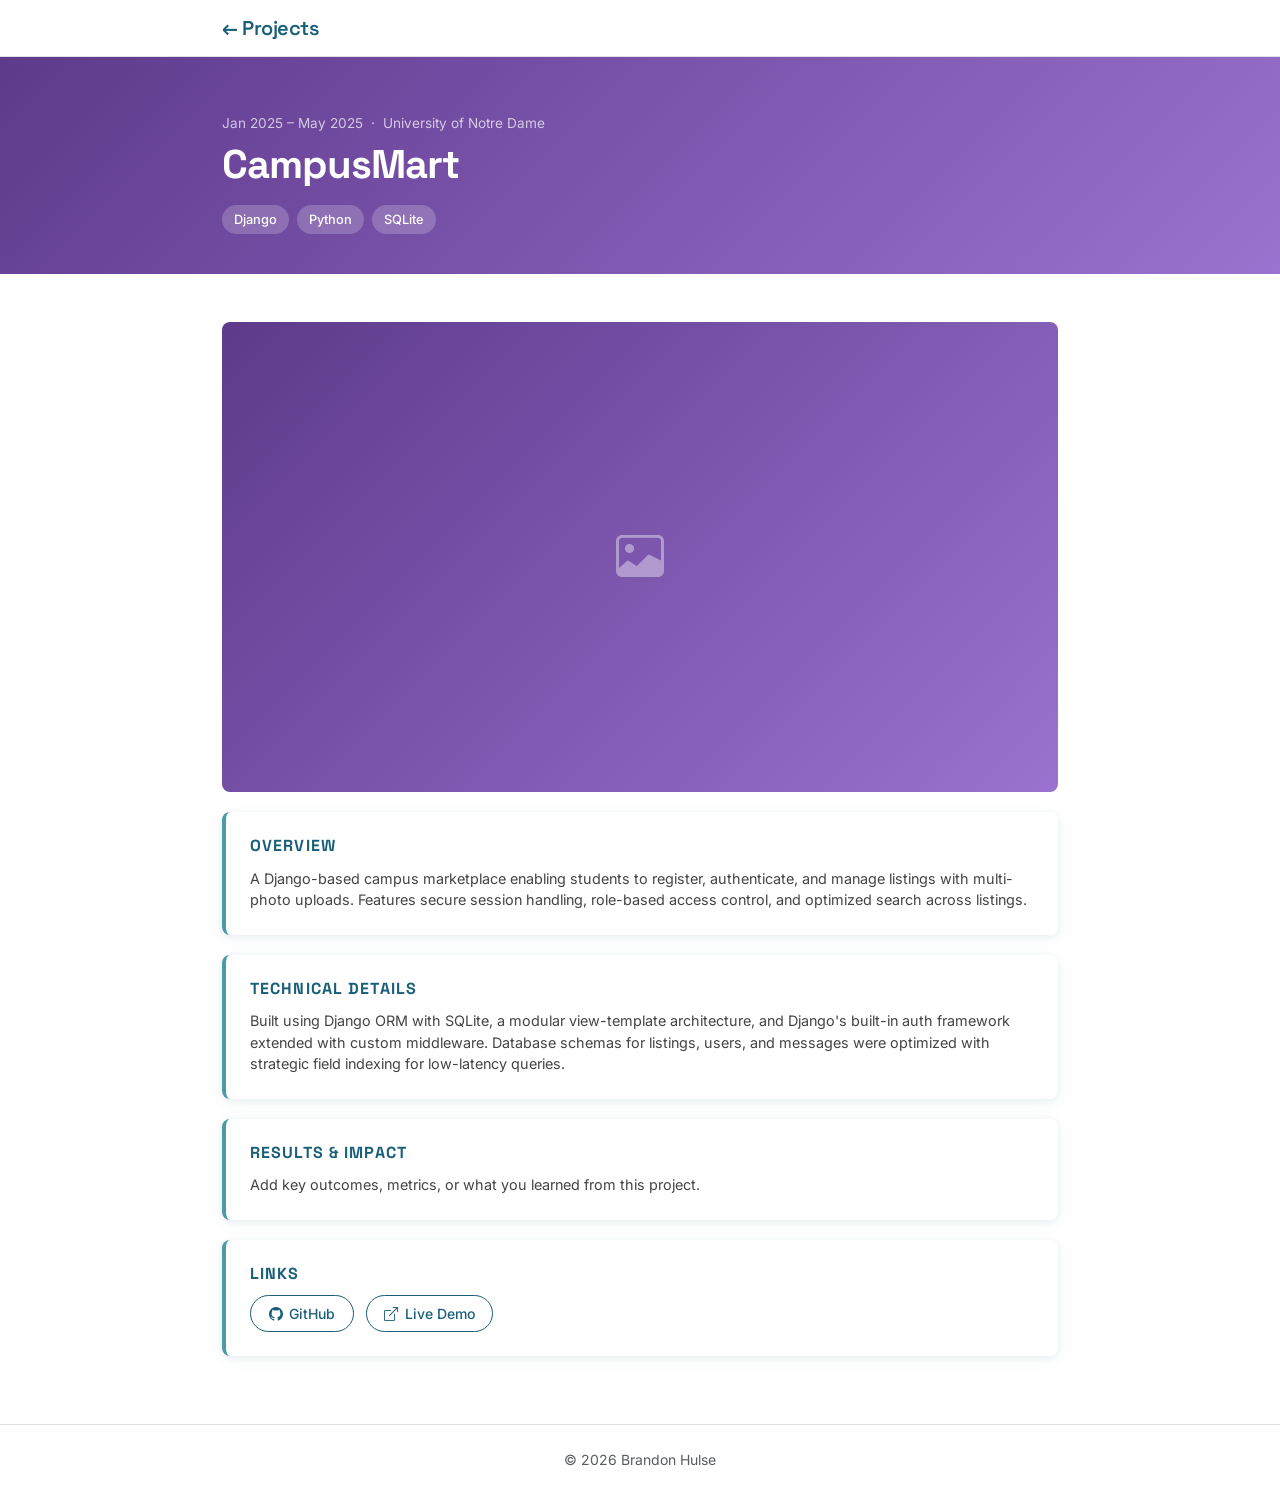
<file: projects-page/campusmart/index.html>
<!doctype html>
<html lang="en">
  <head>
    <meta charset="utf-8" />
    <meta name="viewport" content="width=device-width, initial-scale=1" />
    <title>CampusMart — Brandon Hulse</title>
    <link href="https://cdn.jsdelivr.net/npm/bootstrap@5.3.3/dist/css/bootstrap.min.css" rel="stylesheet" />
    <link rel="stylesheet" href="https://cdn.jsdelivr.net/npm/bootstrap-icons@1.11.3/font/bootstrap-icons.css" />
    <link rel="stylesheet" href="../../styles.css" />
    <style>
      .project-hero { background: linear-gradient(135deg, #5e3a8c 0%, #9b72cf 100%); color: #fff; padding: 3.5rem 0 2.5rem; }
      .project-hero h1 { color: #fff; letter-spacing: -1px; }
      .project-hero .badge-tag { background: rgba(255,255,255,0.2); color: #fff; font-size: 0.8rem; font-weight: 500; padding: 0.3rem 0.75rem; border-radius: 99px; }
      .section-card { border: 0; border-left: 4px solid var(--accent); border-radius: 0.5rem; background: #fff; box-shadow: 0 1px 6px rgba(26,95,122,0.07), 0 4px 16px rgba(26,95,122,0.06); padding: 1.5rem; margin-bottom: 1.25rem; }
      .section-card h2 { font-size: 1rem; font-weight: 700; text-transform: uppercase; letter-spacing: 0.07em; color: var(--brand); margin-bottom: 0.75rem; }
      .placeholder-img { aspect-ratio: 16/9; background: linear-gradient(135deg, #5e3a8c 0%, #9b72cf 100%); border-radius: 0.5rem; display: flex; align-items: center; justify-content: center; color: rgba(255,255,255,0.4); font-size: 3rem; margin-bottom: 1.25rem; }
      .link-btn { display: inline-flex; align-items: center; gap: 0.4rem; padding: 0.45rem 1.1rem; border-radius: 99px; font-size: 0.875rem; font-weight: 500; text-decoration: none; border: 1.5px solid var(--brand); color: var(--brand); transition: all 0.2s ease; margin-right: 0.5rem; }
      .link-btn:hover { background: var(--brand); color: #fff; }
    </style>
  </head>
  <body class="bg-white">
    <nav class="navbar navbar-expand-lg bg-white border-bottom sticky-top">
      <div class="container" style="max-width:860px;">
        <a class="navbar-brand fw-semibold" href="../index.html">← Projects</a>
      </div>
    </nav>
    <header class="project-hero">
      <div class="container" style="max-width:860px;">
        <p class="mb-2" style="color:rgba(255,255,255,0.7);font-size:0.85rem;">Jan 2025 – May 2025 &nbsp;·&nbsp; University of Notre Dame</p>
        <h1 class="fw-bold mb-3">CampusMart</h1>
        <div class="d-flex flex-wrap gap-2">
          <span class="badge-tag">Django</span>
          <span class="badge-tag">Python</span>
          <span class="badge-tag">SQLite</span>
        </div>
      </div>
    </header>
    <main class="py-5">
      <div class="container" style="max-width:860px;">
        <div class="placeholder-img"><i class="bi bi-image"></i></div>
        <div class="section-card">
          <h2>Overview</h2>
          <p style="font-size:0.9rem;color:#444;margin:0;">A Django-based campus marketplace enabling students to register, authenticate, and manage listings with multi-photo uploads. Features secure session handling, role-based access control, and optimized search across listings.</p>
        </div>
        <div class="section-card">
          <h2>Technical Details</h2>
          <p style="font-size:0.9rem;color:#444;margin:0;">Built using Django ORM with SQLite, a modular view-template architecture, and Django's built-in auth framework extended with custom middleware. Database schemas for listings, users, and messages were optimized with strategic field indexing for low-latency queries.</p>
        </div>
        <div class="section-card">
          <h2>Results &amp; Impact</h2>
          <p style="font-size:0.9rem;color:#444;margin:0;">Add key outcomes, metrics, or what you learned from this project.</p>
        </div>
        <div class="section-card">
          <h2>Links</h2>
          <a href="#" class="link-btn"><i class="bi bi-github"></i> GitHub</a>
          <a href="#" class="link-btn"><i class="bi bi-box-arrow-up-right"></i> Live Demo</a>
        </div>
      </div>
    </main>
    <footer class="py-4 border-top bg-white text-center small text-body-secondary">
      <span>© <span id="year"></span> Brandon Hulse</span>
    </footer>
    <script>document.getElementById('year').textContent = new Date().getFullYear();</script>
  </body>
</html>
</file>
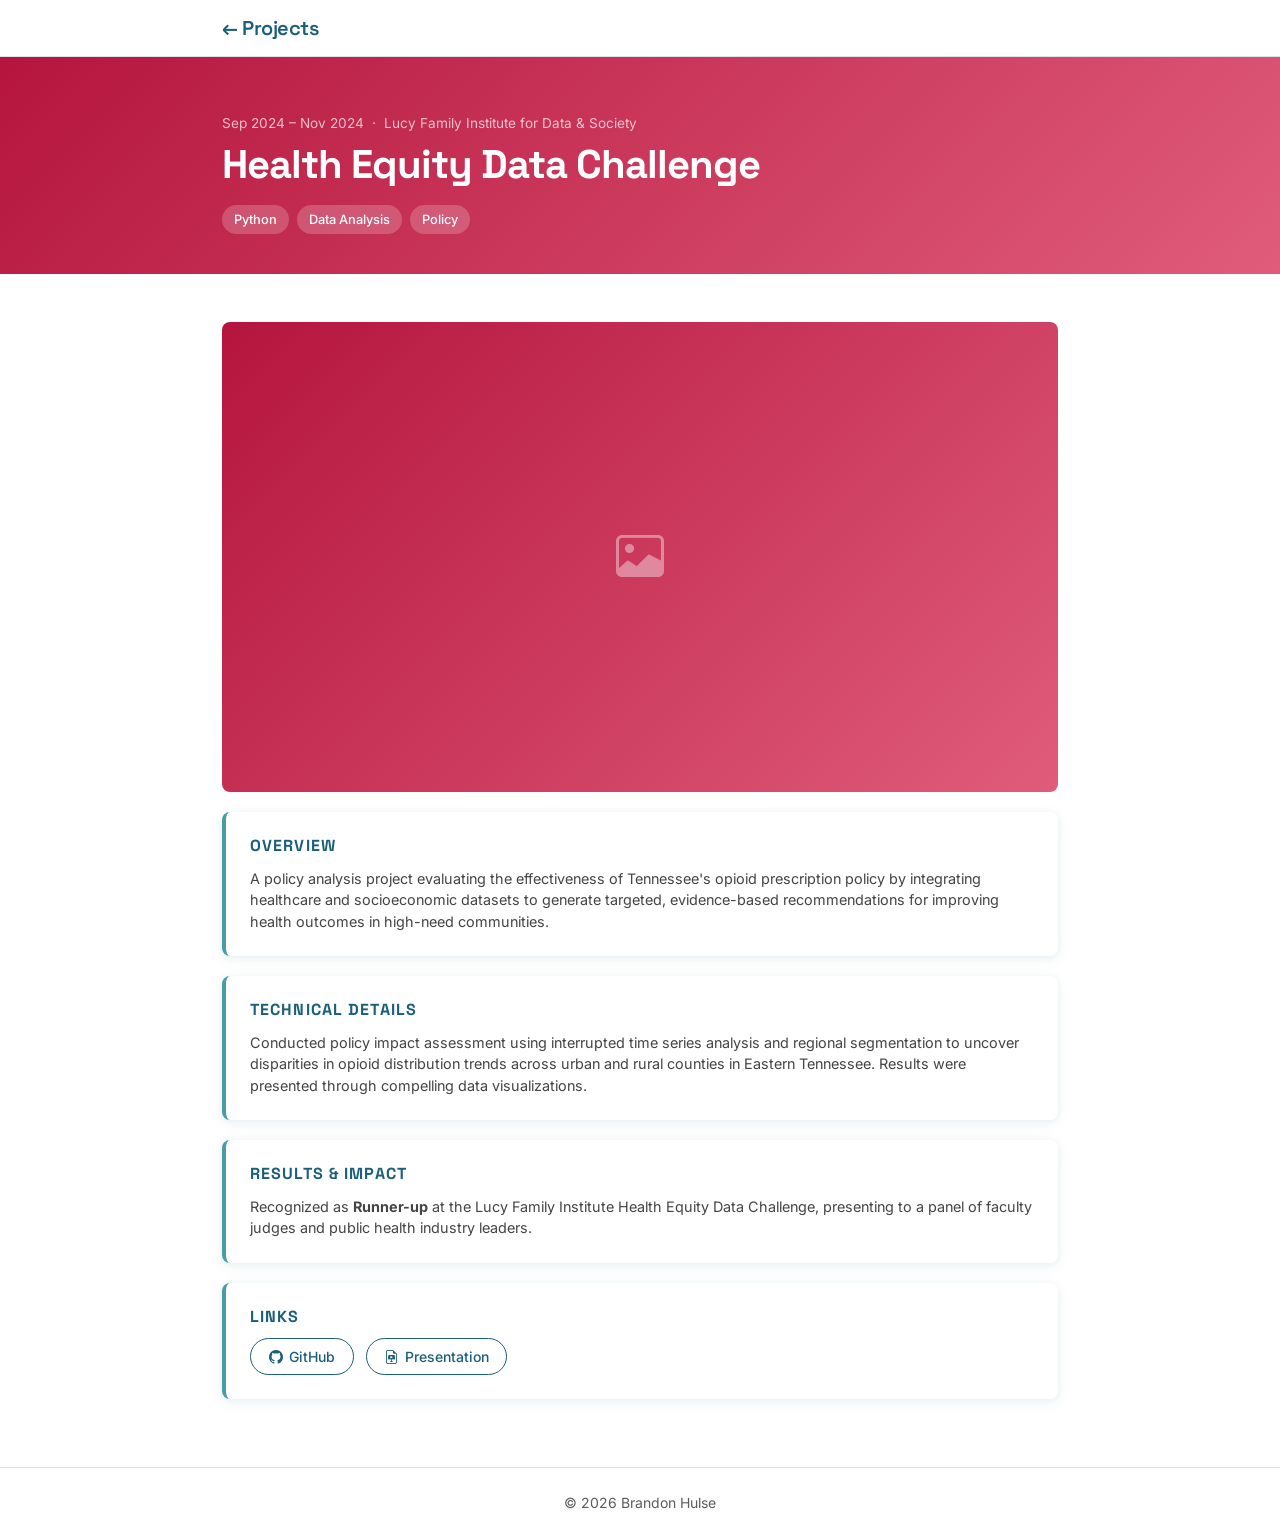
<file: projects-page/health-equity/index.html>
<!doctype html>
<html lang="en">
  <head>
    <meta charset="utf-8" />
    <meta name="viewport" content="width=device-width, initial-scale=1" />
    <title>Health Equity Data Challenge — Brandon Hulse</title>
    <link href="https://cdn.jsdelivr.net/npm/bootstrap@5.3.3/dist/css/bootstrap.min.css" rel="stylesheet" />
    <link rel="stylesheet" href="https://cdn.jsdelivr.net/npm/bootstrap-icons@1.11.3/font/bootstrap-icons.css" />
    <link rel="stylesheet" href="../../styles.css" />
    <style>
      .project-hero { background: linear-gradient(135deg, #b5153d 0%, #e05c7a 100%); color: #fff; padding: 3.5rem 0 2.5rem; }
      .project-hero h1 { color: #fff; letter-spacing: -1px; }
      .project-hero .badge-tag { background: rgba(255,255,255,0.2); color: #fff; font-size: 0.8rem; font-weight: 500; padding: 0.3rem 0.75rem; border-radius: 99px; }
      .section-card { border: 0; border-left: 4px solid var(--accent); border-radius: 0.5rem; background: #fff; box-shadow: 0 1px 6px rgba(26,95,122,0.07), 0 4px 16px rgba(26,95,122,0.06); padding: 1.5rem; margin-bottom: 1.25rem; }
      .section-card h2 { font-size: 1rem; font-weight: 700; text-transform: uppercase; letter-spacing: 0.07em; color: var(--brand); margin-bottom: 0.75rem; }
      .placeholder-img { aspect-ratio: 16/9; background: linear-gradient(135deg, #b5153d 0%, #e05c7a 100%); border-radius: 0.5rem; display: flex; align-items: center; justify-content: center; color: rgba(255,255,255,0.4); font-size: 3rem; margin-bottom: 1.25rem; }
      .link-btn { display: inline-flex; align-items: center; gap: 0.4rem; padding: 0.45rem 1.1rem; border-radius: 99px; font-size: 0.875rem; font-weight: 500; text-decoration: none; border: 1.5px solid var(--brand); color: var(--brand); transition: all 0.2s ease; margin-right: 0.5rem; }
      .link-btn:hover { background: var(--brand); color: #fff; }
    </style>
  </head>
  <body class="bg-white">
    <nav class="navbar navbar-expand-lg bg-white border-bottom sticky-top">
      <div class="container" style="max-width:860px;">
        <a class="navbar-brand fw-semibold" href="../index.html">← Projects</a>
      </div>
    </nav>
    <header class="project-hero">
      <div class="container" style="max-width:860px;">
        <p class="mb-2" style="color:rgba(255,255,255,0.7);font-size:0.85rem;">Sep 2024 – Nov 2024 &nbsp;·&nbsp; Lucy Family Institute for Data &amp; Society</p>
        <h1 class="fw-bold mb-3">Health Equity Data Challenge</h1>
        <div class="d-flex flex-wrap gap-2">
          <span class="badge-tag">Python</span>
          <span class="badge-tag">Data Analysis</span>
          <span class="badge-tag">Policy</span>
        </div>
      </div>
    </header>
    <main class="py-5">
      <div class="container" style="max-width:860px;">
        <div class="placeholder-img"><i class="bi bi-image"></i></div>
        <div class="section-card">
          <h2>Overview</h2>
          <p style="font-size:0.9rem;color:#444;margin:0;">A policy analysis project evaluating the effectiveness of Tennessee's opioid prescription policy by integrating healthcare and socioeconomic datasets to generate targeted, evidence-based recommendations for improving health outcomes in high-need communities.</p>
        </div>
        <div class="section-card">
          <h2>Technical Details</h2>
          <p style="font-size:0.9rem;color:#444;margin:0;">Conducted policy impact assessment using interrupted time series analysis and regional segmentation to uncover disparities in opioid distribution trends across urban and rural counties in Eastern Tennessee. Results were presented through compelling data visualizations.</p>
        </div>
        <div class="section-card">
          <h2>Results &amp; Impact</h2>
          <p style="font-size:0.9rem;color:#444;margin:0;">Recognized as <strong>Runner-up</strong> at the Lucy Family Institute Health Equity Data Challenge, presenting to a panel of faculty judges and public health industry leaders.</p>
        </div>
        <div class="section-card">
          <h2>Links</h2>
          <a href="#" class="link-btn"><i class="bi bi-github"></i> GitHub</a>
          <a href="#" class="link-btn"><i class="bi bi-file-earmark-slides"></i> Presentation</a>
        </div>
      </div>
    </main>
    <footer class="py-4 border-top bg-white text-center small text-body-secondary">
      <span>© <span id="year"></span> Brandon Hulse</span>
    </footer>
    <script>document.getElementById('year').textContent = new Date().getFullYear();</script>
  </body>
</html>
</file>
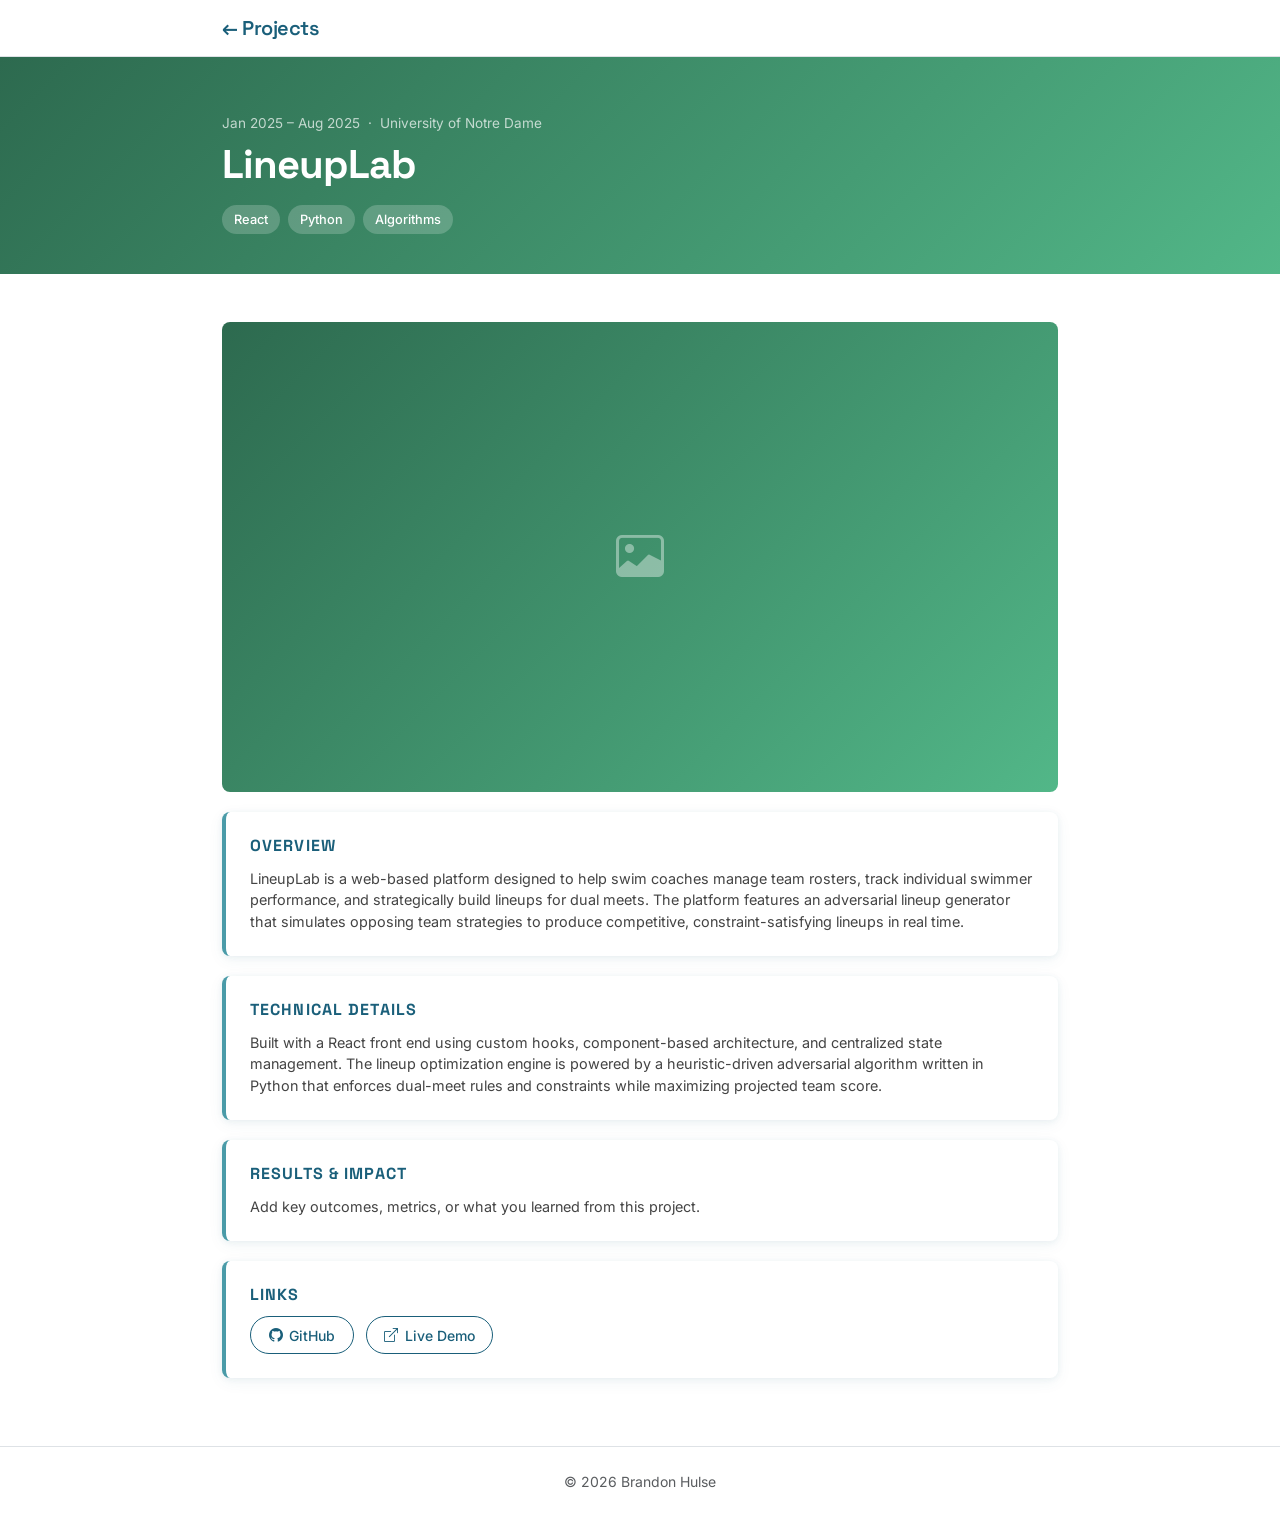
<file: projects-page/lineuplab/index.html>
<!doctype html>
<html lang="en">
  <head>
    <meta charset="utf-8" />
    <meta name="viewport" content="width=device-width, initial-scale=1" />
    <title>LineupLab — Brandon Hulse</title>
    <link href="https://cdn.jsdelivr.net/npm/bootstrap@5.3.3/dist/css/bootstrap.min.css" rel="stylesheet" />
    <link rel="stylesheet" href="https://cdn.jsdelivr.net/npm/bootstrap-icons@1.11.3/font/bootstrap-icons.css" />
    <link rel="stylesheet" href="../../styles.css" />
    <style>
      .project-hero {
        background: linear-gradient(135deg, #2d6a4f 0%, #52b788 100%);
        color: #fff;
        padding: 3.5rem 0 2.5rem;
      }
      .project-hero h1 { color: #fff; letter-spacing: -1px; }
      .project-hero .badge-tag {
        background: rgba(255,255,255,0.2);
        color: #fff;
        font-size: 0.8rem;
        font-weight: 500;
        padding: 0.3rem 0.75rem;
        border-radius: 99px;
      }
      .section-card {
        border: 0;
        border-left: 4px solid var(--accent);
        border-radius: 0.5rem;
        background: #fff;
        box-shadow: 0 1px 6px rgba(26,95,122,0.07), 0 4px 16px rgba(26,95,122,0.06);
        padding: 1.5rem;
        margin-bottom: 1.25rem;
      }
      .section-card h2 {
        font-size: 1rem;
        font-weight: 700;
        text-transform: uppercase;
        letter-spacing: 0.07em;
        color: var(--brand);
        margin-bottom: 0.75rem;
      }
      .placeholder-img {
        aspect-ratio: 16/9;
        background: linear-gradient(135deg, #2d6a4f 0%, #52b788 100%);
        border-radius: 0.5rem;
        display: flex;
        align-items: center;
        justify-content: center;
        color: rgba(255,255,255,0.4);
        font-size: 3rem;
        margin-bottom: 1.25rem;
      }
      .link-btn {
        display: inline-flex;
        align-items: center;
        gap: 0.4rem;
        padding: 0.45rem 1.1rem;
        border-radius: 99px;
        font-size: 0.875rem;
        font-weight: 500;
        text-decoration: none;
        border: 1.5px solid var(--brand);
        color: var(--brand);
        transition: all 0.2s ease;
        margin-right: 0.5rem;
      }
      .link-btn:hover {
        background: var(--brand);
        color: #fff;
      }
    </style>
  </head>
  <body class="bg-white">

    <!-- Navbar -->
    <nav class="navbar navbar-expand-lg bg-white border-bottom sticky-top">
      <div class="container" style="max-width:860px;">
        <a class="navbar-brand fw-semibold" href="../index.html">← Projects</a>
      </div>
    </nav>

    <!-- Hero -->
    <header class="project-hero">
      <div class="container" style="max-width:860px;">
        <p class="mb-2" style="color:rgba(255,255,255,0.7);font-size:0.85rem;">Jan 2025 – Aug 2025 &nbsp;·&nbsp; University of Notre Dame</p>
        <h1 class="fw-bold mb-3">LineupLab</h1>
        <div class="d-flex flex-wrap gap-2">
          <span class="badge-tag">React</span>
          <span class="badge-tag">Python</span>
          <span class="badge-tag">Algorithms</span>
        </div>
      </div>
    </header>

    <!-- Content -->
    <main class="py-5">
      <div class="container" style="max-width:860px;">

        <!-- Screenshot placeholder -->
        <div class="placeholder-img">
          <i class="bi bi-image"></i>
        </div>

        <!-- Overview -->
        <div class="section-card">
          <h2>Overview</h2>
          <p style="font-size:0.9rem;color:#444;margin:0;">
            <!-- Add your project overview here -->
            LineupLab is a web-based platform designed to help swim coaches manage team rosters, track individual swimmer performance, and strategically build lineups for dual meets. The platform features an adversarial lineup generator that simulates opposing team strategies to produce competitive, constraint-satisfying lineups in real time.
          </p>
        </div>

        <!-- Technical Details -->
        <div class="section-card">
          <h2>Technical Details</h2>
          <p style="font-size:0.9rem;color:#444;margin:0;">
            <!-- Add technical details here -->
            Built with a React front end using custom hooks, component-based architecture, and centralized state management. The lineup optimization engine is powered by a heuristic-driven adversarial algorithm written in Python that enforces dual-meet rules and constraints while maximizing projected team score.
          </p>
        </div>

        <!-- Results -->
        <div class="section-card">
          <h2>Results &amp; Impact</h2>
          <p style="font-size:0.9rem;color:#444;margin:0;">
            <!-- Add results here -->
            Add key outcomes, metrics, or what you learned from this project.
          </p>
        </div>

        <!-- Links -->
        <div class="section-card">
          <h2>Links</h2>
          <a href="#" class="link-btn"><i class="bi bi-github"></i> GitHub</a>
          <a href="#" class="link-btn"><i class="bi bi-box-arrow-up-right"></i> Live Demo</a>
        </div>

      </div>
    </main>

    <footer class="py-4 border-top bg-white text-center small text-body-secondary">
      <span>© <span id="year"></span> Brandon Hulse</span>
    </footer>

    <script>document.getElementById('year').textContent = new Date().getFullYear();</script>
  </body>
</html>
</file>
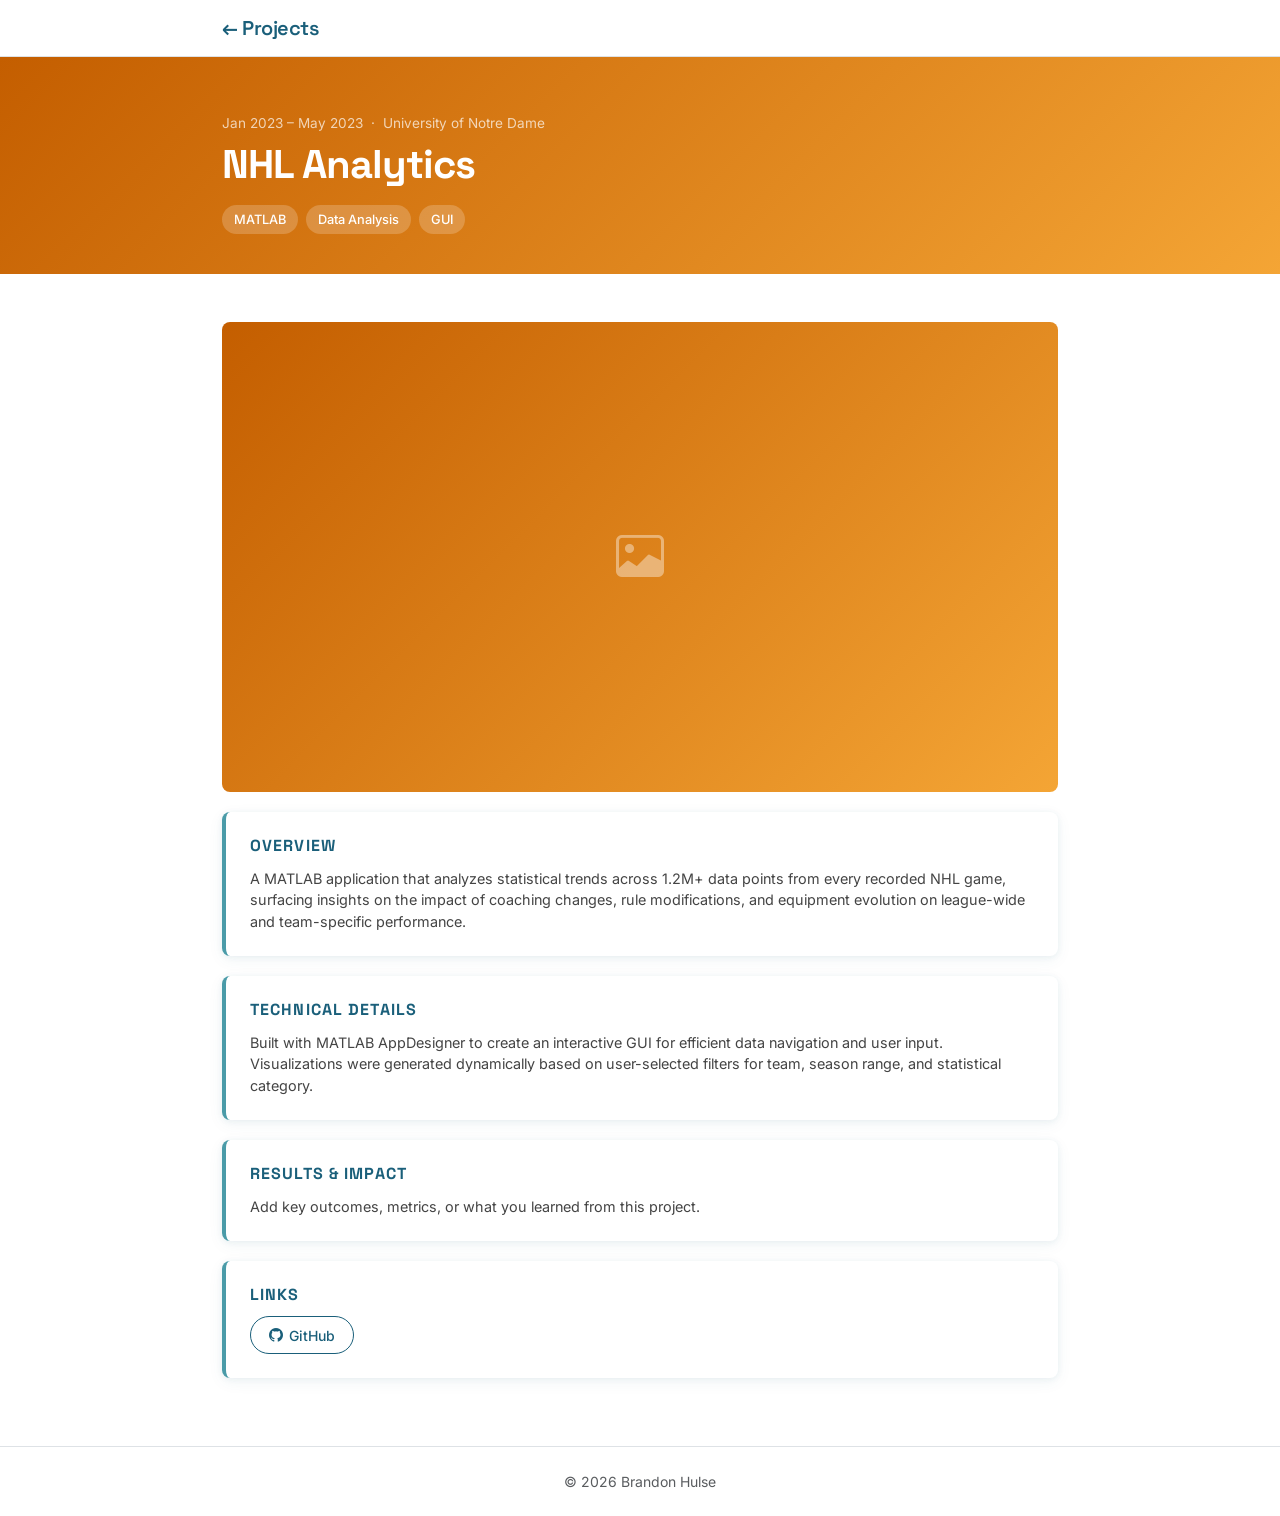
<file: projects-page/nhl-analytics/index.html>
<!doctype html>
<html lang="en">
  <head>
    <meta charset="utf-8" />
    <meta name="viewport" content="width=device-width, initial-scale=1" />
    <title>NHL Analytics — Brandon Hulse</title>
    <link href="https://cdn.jsdelivr.net/npm/bootstrap@5.3.3/dist/css/bootstrap.min.css" rel="stylesheet" />
    <link rel="stylesheet" href="https://cdn.jsdelivr.net/npm/bootstrap-icons@1.11.3/font/bootstrap-icons.css" />
    <link rel="stylesheet" href="../../styles.css" />
    <style>
      .project-hero { background: linear-gradient(135deg, #c45e00 0%, #f4a535 100%); color: #fff; padding: 3.5rem 0 2.5rem; }
      .project-hero h1 { color: #fff; letter-spacing: -1px; }
      .project-hero .badge-tag { background: rgba(255,255,255,0.2); color: #fff; font-size: 0.8rem; font-weight: 500; padding: 0.3rem 0.75rem; border-radius: 99px; }
      .section-card { border: 0; border-left: 4px solid var(--accent); border-radius: 0.5rem; background: #fff; box-shadow: 0 1px 6px rgba(26,95,122,0.07), 0 4px 16px rgba(26,95,122,0.06); padding: 1.5rem; margin-bottom: 1.25rem; }
      .section-card h2 { font-size: 1rem; font-weight: 700; text-transform: uppercase; letter-spacing: 0.07em; color: var(--brand); margin-bottom: 0.75rem; }
      .placeholder-img { aspect-ratio: 16/9; background: linear-gradient(135deg, #c45e00 0%, #f4a535 100%); border-radius: 0.5rem; display: flex; align-items: center; justify-content: center; color: rgba(255,255,255,0.4); font-size: 3rem; margin-bottom: 1.25rem; }
      .link-btn { display: inline-flex; align-items: center; gap: 0.4rem; padding: 0.45rem 1.1rem; border-radius: 99px; font-size: 0.875rem; font-weight: 500; text-decoration: none; border: 1.5px solid var(--brand); color: var(--brand); transition: all 0.2s ease; margin-right: 0.5rem; }
      .link-btn:hover { background: var(--brand); color: #fff; }
    </style>
  </head>
  <body class="bg-white">
    <nav class="navbar navbar-expand-lg bg-white border-bottom sticky-top">
      <div class="container" style="max-width:860px;">
        <a class="navbar-brand fw-semibold" href="../index.html">← Projects</a>
      </div>
    </nav>
    <header class="project-hero">
      <div class="container" style="max-width:860px;">
        <p class="mb-2" style="color:rgba(255,255,255,0.7);font-size:0.85rem;">Jan 2023 – May 2023 &nbsp;·&nbsp; University of Notre Dame</p>
        <h1 class="fw-bold mb-3">NHL Analytics</h1>
        <div class="d-flex flex-wrap gap-2">
          <span class="badge-tag">MATLAB</span>
          <span class="badge-tag">Data Analysis</span>
          <span class="badge-tag">GUI</span>
        </div>
      </div>
    </header>
    <main class="py-5">
      <div class="container" style="max-width:860px;">
        <div class="placeholder-img"><i class="bi bi-image"></i></div>
        <div class="section-card">
          <h2>Overview</h2>
          <p style="font-size:0.9rem;color:#444;margin:0;">A MATLAB application that analyzes statistical trends across 1.2M+ data points from every recorded NHL game, surfacing insights on the impact of coaching changes, rule modifications, and equipment evolution on league-wide and team-specific performance.</p>
        </div>
        <div class="section-card">
          <h2>Technical Details</h2>
          <p style="font-size:0.9rem;color:#444;margin:0;">Built with MATLAB AppDesigner to create an interactive GUI for efficient data navigation and user input. Visualizations were generated dynamically based on user-selected filters for team, season range, and statistical category.</p>
        </div>
        <div class="section-card">
          <h2>Results &amp; Impact</h2>
          <p style="font-size:0.9rem;color:#444;margin:0;">Add key outcomes, metrics, or what you learned from this project.</p>
        </div>
        <div class="section-card">
          <h2>Links</h2>
          <a href="#" class="link-btn"><i class="bi bi-github"></i> GitHub</a>
        </div>
      </div>
    </main>
    <footer class="py-4 border-top bg-white text-center small text-body-secondary">
      <span>© <span id="year"></span> Brandon Hulse</span>
    </footer>
    <script>document.getElementById('year').textContent = new Date().getFullYear();</script>
  </body>
</html>
</file>
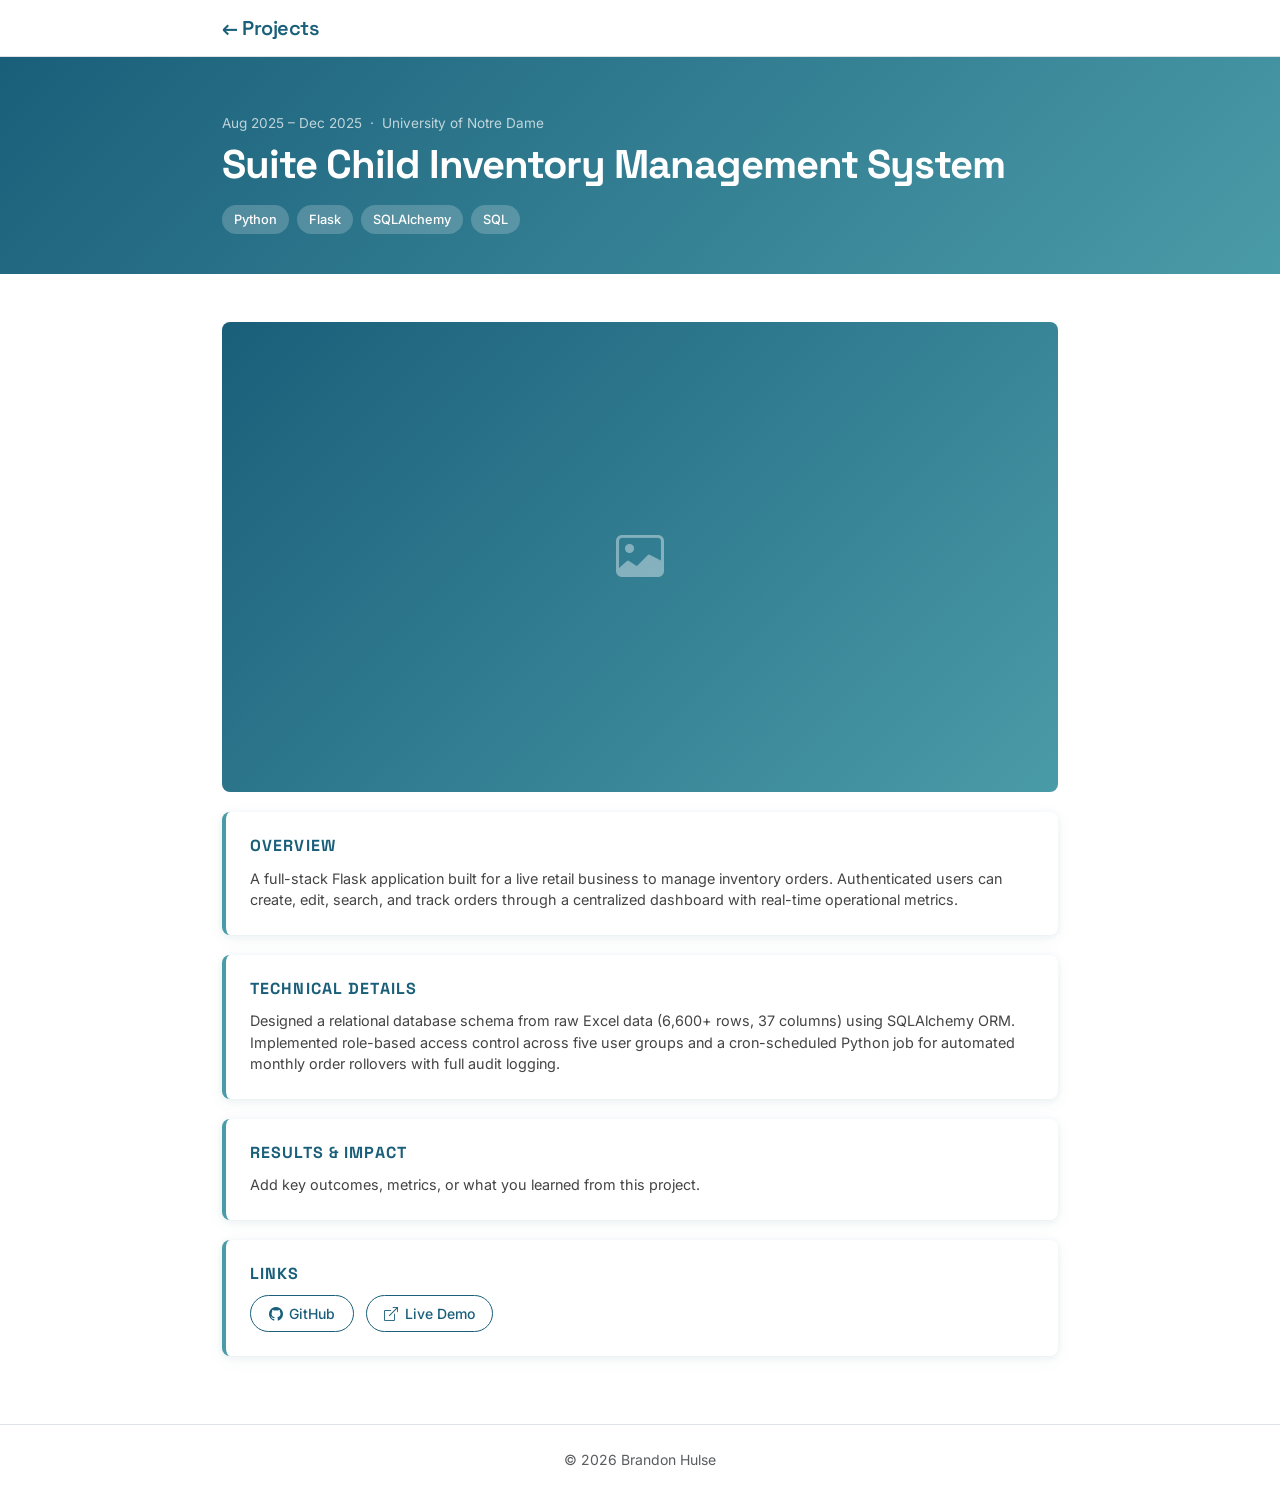
<file: projects-page/suite-child/index.html>
<!doctype html>
<html lang="en">
  <head>
    <meta charset="utf-8" />
    <meta name="viewport" content="width=device-width, initial-scale=1" />
    <title>Suite Child IMS — Brandon Hulse</title>
    <link href="https://cdn.jsdelivr.net/npm/bootstrap@5.3.3/dist/css/bootstrap.min.css" rel="stylesheet" />
    <link rel="stylesheet" href="https://cdn.jsdelivr.net/npm/bootstrap-icons@1.11.3/font/bootstrap-icons.css" />
    <link rel="stylesheet" href="../../styles.css" />
    <style>
      .project-hero { background: linear-gradient(135deg, #1a5f7a 0%, #4a9ba8 100%); color: #fff; padding: 3.5rem 0 2.5rem; }
      .project-hero h1 { color: #fff; letter-spacing: -1px; }
      .project-hero .badge-tag { background: rgba(255,255,255,0.2); color: #fff; font-size: 0.8rem; font-weight: 500; padding: 0.3rem 0.75rem; border-radius: 99px; }
      .section-card { border: 0; border-left: 4px solid var(--accent); border-radius: 0.5rem; background: #fff; box-shadow: 0 1px 6px rgba(26,95,122,0.07), 0 4px 16px rgba(26,95,122,0.06); padding: 1.5rem; margin-bottom: 1.25rem; }
      .section-card h2 { font-size: 1rem; font-weight: 700; text-transform: uppercase; letter-spacing: 0.07em; color: var(--brand); margin-bottom: 0.75rem; }
      .placeholder-img { aspect-ratio: 16/9; background: linear-gradient(135deg, #1a5f7a 0%, #4a9ba8 100%); border-radius: 0.5rem; display: flex; align-items: center; justify-content: center; color: rgba(255,255,255,0.4); font-size: 3rem; margin-bottom: 1.25rem; }
      .link-btn { display: inline-flex; align-items: center; gap: 0.4rem; padding: 0.45rem 1.1rem; border-radius: 99px; font-size: 0.875rem; font-weight: 500; text-decoration: none; border: 1.5px solid var(--brand); color: var(--brand); transition: all 0.2s ease; margin-right: 0.5rem; }
      .link-btn:hover { background: var(--brand); color: #fff; }
    </style>
  </head>
  <body class="bg-white">
    <nav class="navbar navbar-expand-lg bg-white border-bottom sticky-top">
      <div class="container" style="max-width:860px;">
        <a class="navbar-brand fw-semibold" href="../index.html">← Projects</a>
      </div>
    </nav>
    <header class="project-hero">
      <div class="container" style="max-width:860px;">
        <p class="mb-2" style="color:rgba(255,255,255,0.7);font-size:0.85rem;">Aug 2025 – Dec 2025 &nbsp;·&nbsp; University of Notre Dame</p>
        <h1 class="fw-bold mb-3">Suite Child Inventory Management System</h1>
        <div class="d-flex flex-wrap gap-2">
          <span class="badge-tag">Python</span>
          <span class="badge-tag">Flask</span>
          <span class="badge-tag">SQLAlchemy</span>
          <span class="badge-tag">SQL</span>
        </div>
      </div>
    </header>
    <main class="py-5">
      <div class="container" style="max-width:860px;">
        <div class="placeholder-img"><i class="bi bi-image"></i></div>
        <div class="section-card">
          <h2>Overview</h2>
          <p style="font-size:0.9rem;color:#444;margin:0;">A full-stack Flask application built for a live retail business to manage inventory orders. Authenticated users can create, edit, search, and track orders through a centralized dashboard with real-time operational metrics.</p>
        </div>
        <div class="section-card">
          <h2>Technical Details</h2>
          <p style="font-size:0.9rem;color:#444;margin:0;">Designed a relational database schema from raw Excel data (6,600+ rows, 37 columns) using SQLAlchemy ORM. Implemented role-based access control across five user groups and a cron-scheduled Python job for automated monthly order rollovers with full audit logging.</p>
        </div>
        <div class="section-card">
          <h2>Results &amp; Impact</h2>
          <p style="font-size:0.9rem;color:#444;margin:0;">Add key outcomes, metrics, or what you learned from this project.</p>
        </div>
        <div class="section-card">
          <h2>Links</h2>
          <a href="#" class="link-btn"><i class="bi bi-github"></i> GitHub</a>
          <a href="#" class="link-btn"><i class="bi bi-box-arrow-up-right"></i> Live Demo</a>
        </div>
      </div>
    </main>
    <footer class="py-4 border-top bg-white text-center small text-body-secondary">
      <span>© <span id="year"></span> Brandon Hulse</span>
    </footer>
    <script>document.getElementById('year').textContent = new Date().getFullYear();</script>
  </body>
</html>
</file>
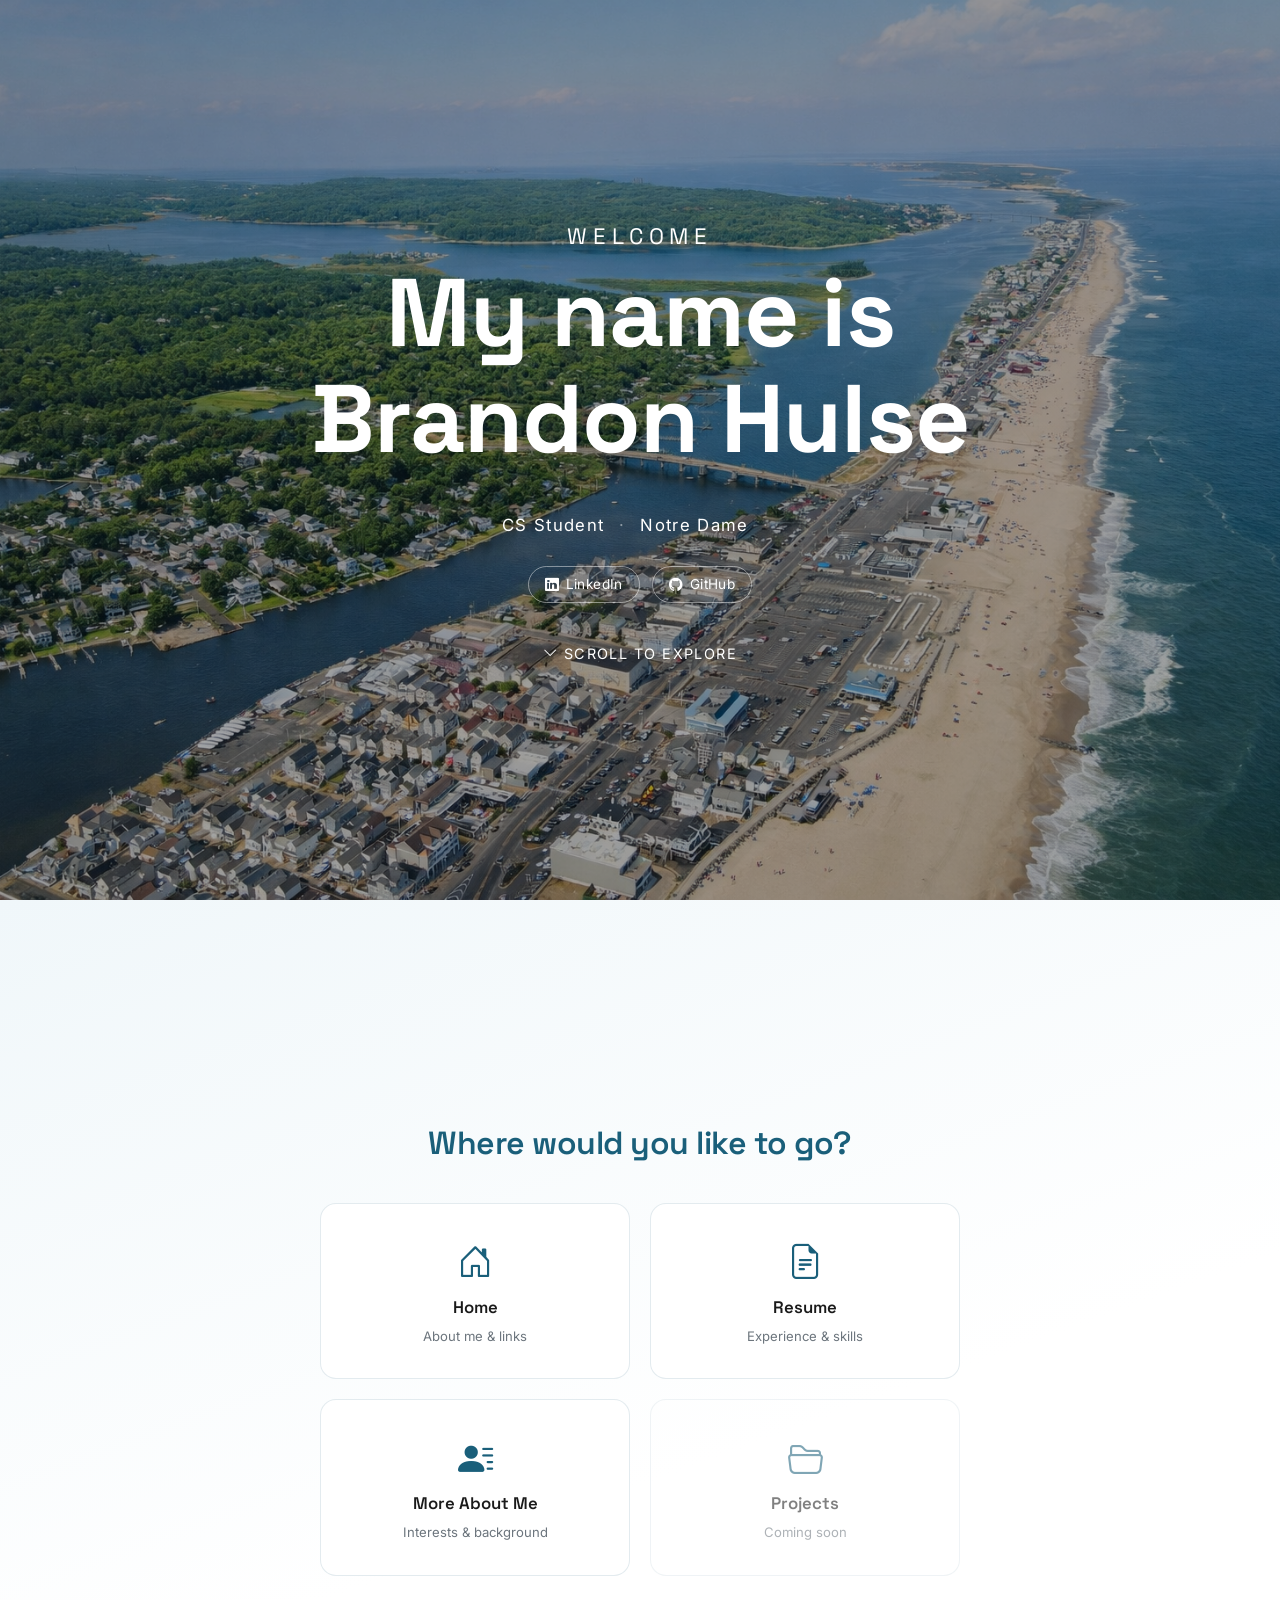
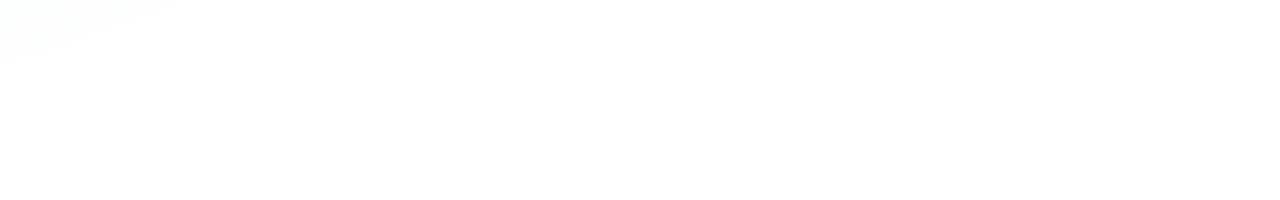
<file: welcome.html>
<!doctype html>
<html lang="en">
  <head>
    <meta charset="utf-8" />
    <meta name="viewport" content="width=device-width, initial-scale=1" />
    <title>Brandon Hulse</title>
    <link href="https://cdn.jsdelivr.net/npm/bootstrap@5.3.3/dist/css/bootstrap.min.css" rel="stylesheet" />
    <link rel="stylesheet" href="https://cdn.jsdelivr.net/npm/bootstrap-icons@1.11.3/font/bootstrap-icons.css" />
    <link rel="stylesheet" href="styles.css" />
    <link rel="stylesheet" href="welcome.css" />
  </head>

  <body>

    <!-- =============================================
         SECTION 1: Welcome Hero
         Full-screen, fixed background, greeting text.
         Will be animated away in Step 3.
         ============================================= -->
    <!-- Scroll progress bar — width updated by JS -->
    <div id="scroll-progress"></div>

    <section id="welcome">
      <div class="text-center text-white">
        <p class="welcome-label">Welcome</p>
        <h1 class="welcome-name">My name is<br>Brandon Hulse</h1>
        <p class="welcome-tagline">
          CS Student <span>·</span> Notre Dame <span>·</span>
        </p>
        <div class="welcome-socials">
          <a href="https://www.linkedin.com/in/brandon-hulse/" target="_blank" rel="noopener">
            <i class="bi bi-linkedin"></i> LinkedIn
          </a>
          <a href="https://github.com/bhulse72" target="_blank" rel="noopener">
            <i class="bi bi-github"></i> GitHub
          </a>
        </div>
        <p class="scroll-hint">
          <i class="bi bi-chevron-down"></i> Scroll to explore
        </p>
      </div>
    </section>

    <!-- =============================================
         SECTION 2: Nav Hub
         Revealed when the hero scrolls away.
         Links to each part of the site.
         ============================================= -->
    <section id="nav-hub">
      <div class="container text-center">
        <h2 class="hub-title">Where would you like to go?</h2>
        <div class="hub-grid">

          <a href="index.html" class="hub-card">
            <i class="bi bi-house-door hub-icon"></i>
            <span class="hub-label">Home</span>
            <span class="hub-desc">About me &amp; links</span>
          </a>

          <a href="resume-page/index.html" class="hub-card">
            <i class="bi bi-file-earmark-text hub-icon"></i>
            <span class="hub-label">Resume</span>
            <span class="hub-desc">Experience &amp; skills</span>
          </a>

          <a href="more-about-me/index.html" class="hub-card">
            <i class="bi bi-person-lines-fill hub-icon"></i>
            <span class="hub-label">More About Me</span>
            <span class="hub-desc">Interests &amp; background</span>
          </a>

          <a href="#" class="hub-card hub-card--soon">
            <i class="bi bi-folder2-open hub-icon"></i>
            <span class="hub-label">Projects</span>
            <span class="hub-desc">Coming soon</span>
          </a>

        </div>
      </div>
    </section>

    <script src="https://cdn.jsdelivr.net/npm/bootstrap@5.3.3/dist/js/bootstrap.bundle.min.js"></script>

    <script>
      /* =============================================
         STEP 3: Scroll Animation

         How it works:
         - The hero is position:fixed, so it doesn't
           move on its own when you scroll.
         - We listen to the scroll event and read
           window.scrollY (how far down the page is).
         - We calculate "progress": 0 = top of page,
           1 = scrolled one full viewport height (100vh).
         - We then apply two effects as progress grows:
             1. translateY: slides the hero upward
             2. opacity: fades it out
         - Once progress >= 1, the hero is gone and the
           nav hub is fully visible.
         ============================================= */

      const hero     = document.getElementById('welcome');
      const progress = document.getElementById('scroll-progress');

      function onScroll() {
        const scrollY = window.scrollY;
        const viewH   = window.innerHeight;
        const pct     = Math.min(scrollY / viewH, 1);

        // Slide the hero upward as you scroll
        hero.style.transform = `translateY(-${scrollY}px)`;

        // Fade it out between 30%–85% scroll progress
        const opacity = 1 - Math.max(0, (pct - 0.3) / 0.55);
        hero.style.opacity = opacity;

        // Progress bar: fill left-to-right, then hide once hero is gone
        progress.style.width   = `${pct * 100}%`;
        progress.style.opacity = pct >= 1 ? '0' : '1';
      }

      window.addEventListener('scroll', onScroll, { passive: true });
    </script>
  </body>
</html>
</file>
<file: styles.css>
@import url('https://fonts.googleapis.com/css2?family=Inter:wght@400;500;600;700&family=Space+Grotesk:wght@400;500;600;700&display=swap');

:root {
  --brand: #1a5f7a;
  --brand-dark: #0f3f4f;
  --accent: #4a9ba8;
  --accent-light: #7cbcc7;
  --bg-soft: #f0f7fa;
  --bg-wave: linear-gradient(135deg, rgba(26, 95, 122, 0.08) 0%, rgba(74, 155, 168, 0.06) 100%);

  /* Override Bootstrap's primary color */
  --bs-primary: #1a5f7a;
  --bs-primary-rgb: 26, 95, 122;
  --bs-primary-bg-subtle: #d6eaf1;
  --bs-link-color: #1a5f7a;
  --bs-link-hover-color: #0f3f4f;
}

* {
  font-family: 'Inter', sans-serif;
}

h1, h2, h3, h4, h5, h6 {
  font-family: 'Space Grotesk', sans-serif;
  font-weight: 600;
  letter-spacing: -0.5px;
}

.navbar-brand {
  font-family: 'Space Grotesk', sans-serif;
  font-weight: 700;
  color: var(--brand) !important;
  letter-spacing: -0.5px;
  transition: color 0.3s ease;
}

.navbar-brand:hover {
  color: var(--accent) !important;
}

.nav-link {
  transition: color 0.3s ease;
}

.nav-link:hover {
  color: var(--accent) !important;
}

.btn-primary {
  background-color: var(--brand);
  border-color: var(--brand);
  transition: all 0.3s ease;
}

.btn-primary:hover {
  background-color: var(--brand-dark);
  border-color: var(--brand-dark);
  transform: translateY(-2px);
  box-shadow: 0 0.5rem 1.5rem rgba(26, 95, 122, 0.3);
}

.btn-outline-primary {
  color: var(--brand);
  border-color: var(--brand);
  transition: all 0.3s ease;
}

.btn-outline-primary:hover {
  background-color: var(--brand);
  color: white;
  transform: translateY(-2px);
  box-shadow: 0 0.5rem 1.5rem rgba(26, 95, 122, 0.3);
}

.avatar-shadow {
  box-shadow: 0 0.75rem 2rem rgba(26, 95, 122, 0.15);
  transition: all 0.3s ease;
}

.avatar-shadow:hover {
  box-shadow: 0 1rem 3rem rgba(26, 95, 122, 0.2);
}

@keyframes float {
  0%, 100% { transform: translateY(0px); }
  50% { transform: translateY(-15px); }
}
</file>
<file: welcome.css>
/* ==============================================
   Structure
   ============================================== */

html, body {
  margin: 0;
  padding: 0;
  overflow-x: hidden;
}

#welcome {
  position: fixed;
  top: 0;
  left: 0;
  width: 100%;
  height: 100vh;
  z-index: 1;
  display: flex;
  align-items: center;
  justify-content: center;
  background-image: url('images/A17D2020-4D47-46CF-864E-BE15C0733F1A.png');
  background-size: cover;
  background-position: center;
}

/* Semi-transparent dark overlay so white text reads clearly */
#welcome::before {
  content: '';
  position: absolute;
  inset: 0;
  background: rgba(0, 0, 0, 0.35);
}

/* Text sits above the overlay */
#welcome > div {
  position: relative;
  z-index: 1;
}

#nav-hub {
  position: relative;
  z-index: 2;
  margin-top: 100vh;
  min-height: 100vh;
  display: flex;
  align-items: center;
  justify-content: center;
  background: linear-gradient(160deg, #f0f7fa 0%, #ffffff 60%);
}

/* ==============================================
   Scroll progress bar
   Width is driven by JS (0% → 100%) as you
   scroll through the hero, then fades out.
   ============================================== */

#scroll-progress {
  position: fixed;
  bottom: 0;
  left: 0;
  height: 3px;
  width: 0%;
  background: linear-gradient(90deg, var(--accent-light), var(--brand));
  z-index: 10;
  transition: opacity 0.3s ease;
}

/* ==============================================
   Hero text
   ============================================== */

.welcome-label {
  font-family: 'Space Grotesk', sans-serif;
  font-size: clamp(1rem, 2.5vw, 1.4rem);
  letter-spacing: 0.25em;
  text-transform: uppercase;
  margin-bottom: 0.5rem;
  opacity: 0.85;
}

.welcome-name {
  font-family: 'Space Grotesk', sans-serif;
  font-size: clamp(2.8rem, 8vw, 6rem);
  font-weight: 700;
  line-height: 1.1;
  letter-spacing: -1px;
  margin-bottom: 2.5rem;
}

.welcome-tagline {
  font-size: clamp(0.85rem, 2vw, 1.05rem);
  letter-spacing: 0.08em;
  opacity: 0.8;
  margin-bottom: 1.75rem;
}

.welcome-tagline span {
  opacity: 0.45;
  margin: 0 0.5em;
}

/* ==============================================
   Social links
   ============================================== */

.welcome-socials {
  display: flex;
  gap: 0.75rem;
  justify-content: center;
  margin-bottom: 2.5rem;
}

.welcome-socials a {
  display: inline-flex;
  align-items: center;
  gap: 0.4rem;
  padding: 0.45rem 1rem;
  border: 1px solid rgba(255, 255, 255, 0.45);
  border-radius: 999px;
  color: #fff;
  text-decoration: none;
  font-size: 0.85rem;
  letter-spacing: 0.03em;
  transition: background 0.2s ease, border-color 0.2s ease;
}

.welcome-socials a:hover {
  background: rgba(255, 255, 255, 0.15);
  border-color: rgba(255, 255, 255, 0.8);
}

/* ==============================================
   Scroll hint
   ============================================== */

.scroll-hint {
  font-size: 0.9rem;
  letter-spacing: 0.1em;
  text-transform: uppercase;
  opacity: 0.7;
}

/* ==============================================
   Entrance animations
   Each element fades in and rises from below,
   staggered so they cascade in one at a time.
   ============================================== */

@keyframes fadeUp {
  from { opacity: 0; transform: translateY(24px); }
  to   { opacity: 1; transform: translateY(0); }
}

@keyframes nudge {
  0%, 100% { transform: translateY(0); }
  50%       { transform: translateY(6px); }
}

.welcome-label {
  animation: fadeUp 0.7s ease both 0.1s;
}

.welcome-name {
  animation: fadeUp 0.7s ease both 0.3s;
}

.welcome-tagline {
  animation: fadeUp 0.7s ease both 0.5s;
}

.welcome-socials {
  animation: fadeUp 0.7s ease both 0.65s;
}

.scroll-hint {
  animation: fadeUp 0.7s ease both 0.8s, nudge 2s ease-in-out 1s infinite;
}

/* ==============================================
   Nav hub cards
   ============================================== */

.hub-title {
  font-family: 'Space Grotesk', sans-serif;
  font-size: clamp(1.4rem, 3vw, 2rem);
  font-weight: 600;
  color: var(--brand);
  margin-bottom: 2.5rem;
  letter-spacing: -0.5px;
}

.hub-grid {
  display: grid;
  grid-template-columns: repeat(2, 1fr);
  gap: 1.25rem;
  max-width: 640px;
  margin: 0 auto;
}

@media (max-width: 480px) {
  .hub-grid { grid-template-columns: 1fr; }
}

.hub-card {
  display: flex;
  flex-direction: column;
  align-items: center;
  gap: 0.4rem;
  padding: 2rem 1.5rem;
  background: #fff;
  border: 1px solid rgba(26, 95, 122, 0.12);
  border-radius: 1rem;
  text-decoration: none;
  color: inherit;
  transition: transform 0.25s ease, box-shadow 0.25s ease, border-color 0.25s ease;
}

.hub-card:hover {
  transform: translateY(-6px);
  box-shadow: 0 1rem 2rem rgba(26, 95, 122, 0.14);
  border-color: var(--accent);
  color: inherit;
}

.hub-icon {
  font-size: 2.2rem;
  color: var(--brand);
  transition: color 0.25s ease;
}

.hub-card:hover .hub-icon {
  color: var(--accent);
}

.hub-label {
  font-family: 'Space Grotesk', sans-serif;
  font-size: 1.05rem;
  font-weight: 600;
  color: #1a1a1a;
}

.hub-desc {
  font-size: 0.82rem;
  color: #6c757d;
}

.hub-card--soon {
  opacity: 0.55;
  cursor: default;
  pointer-events: none;
}
</file>
